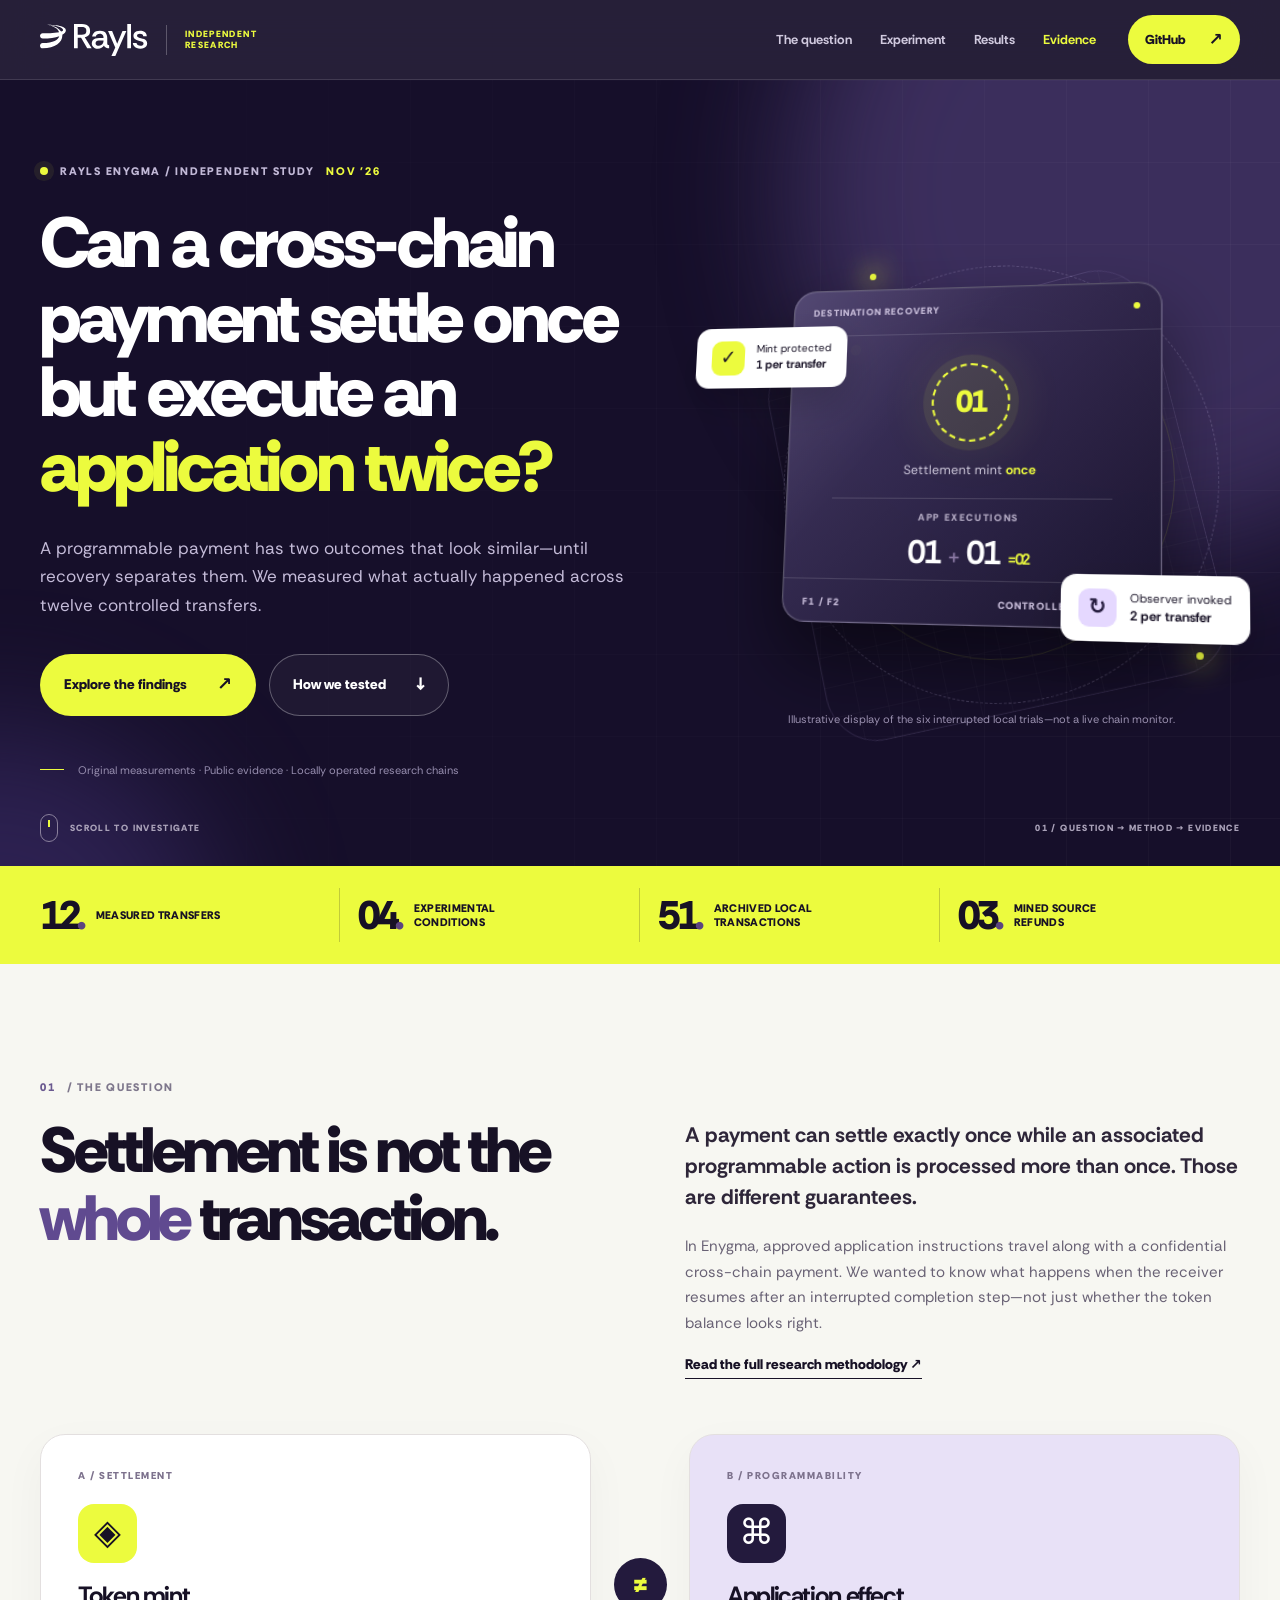
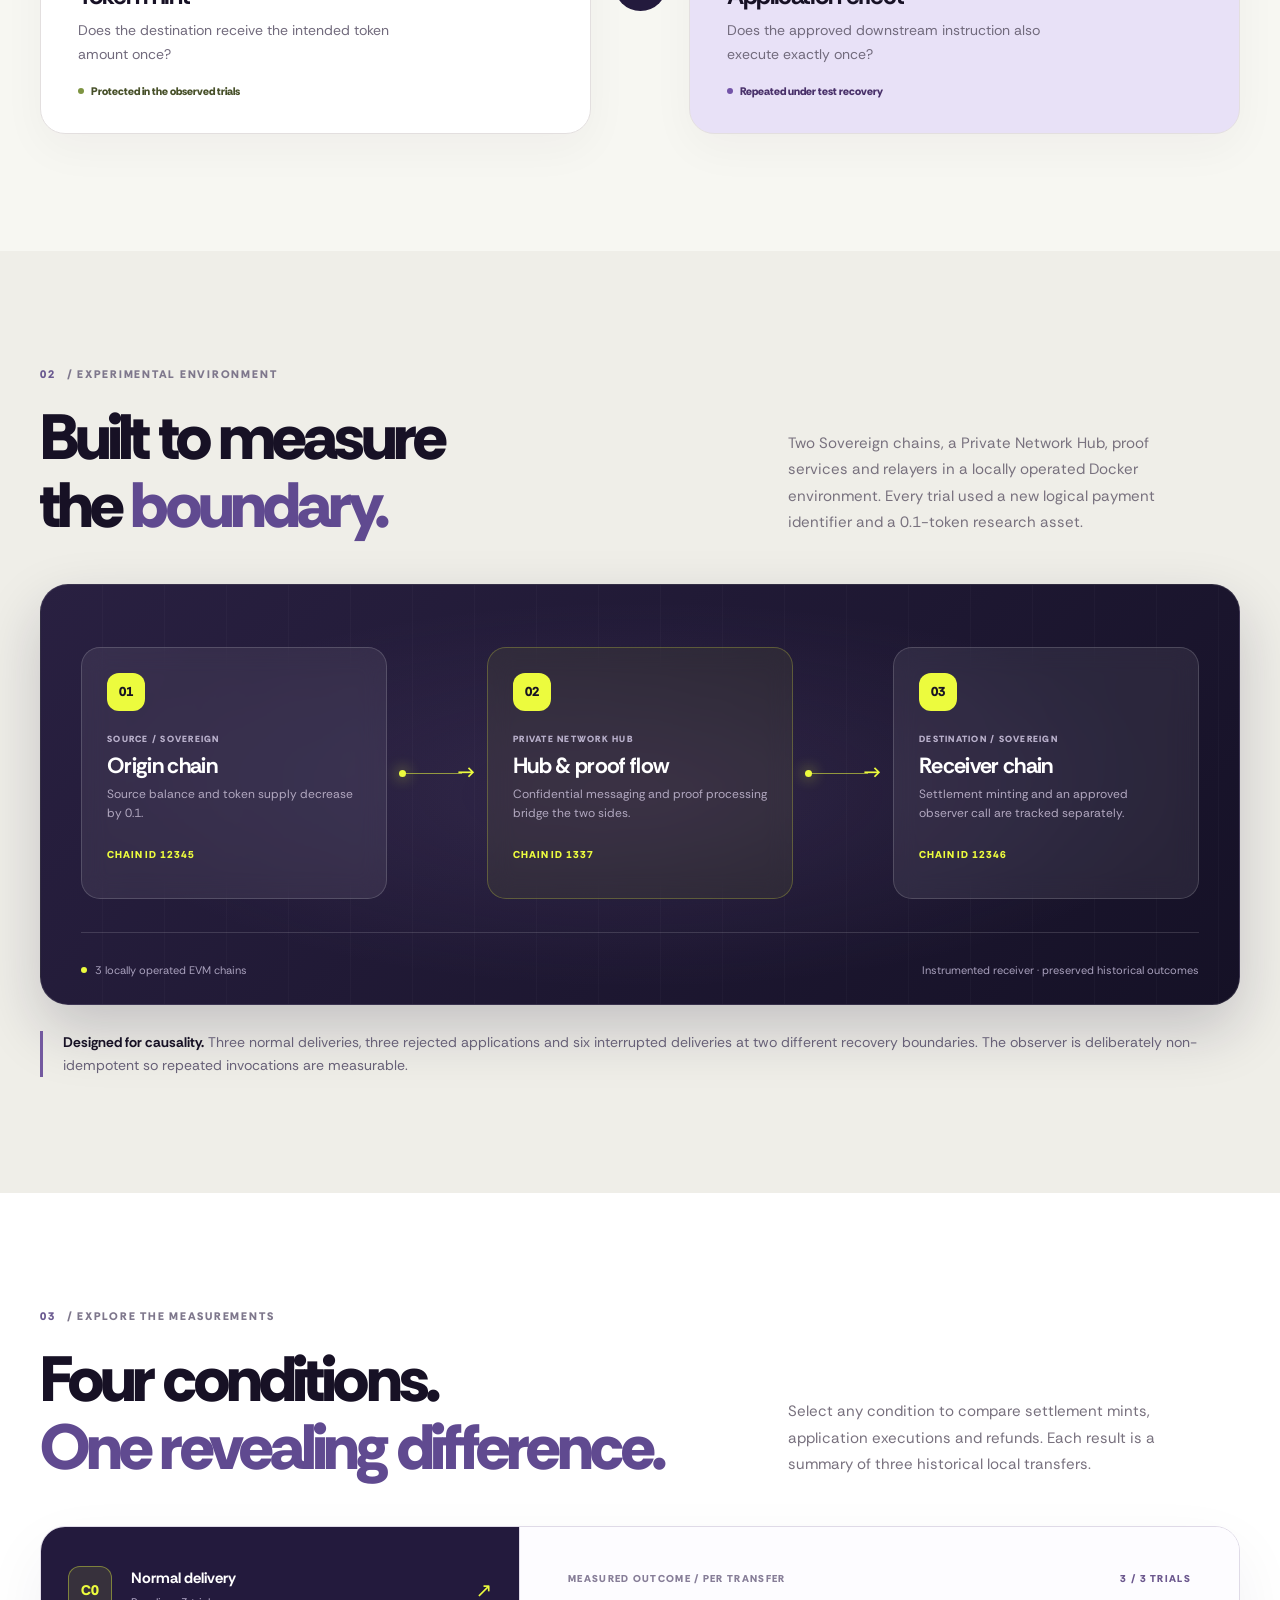
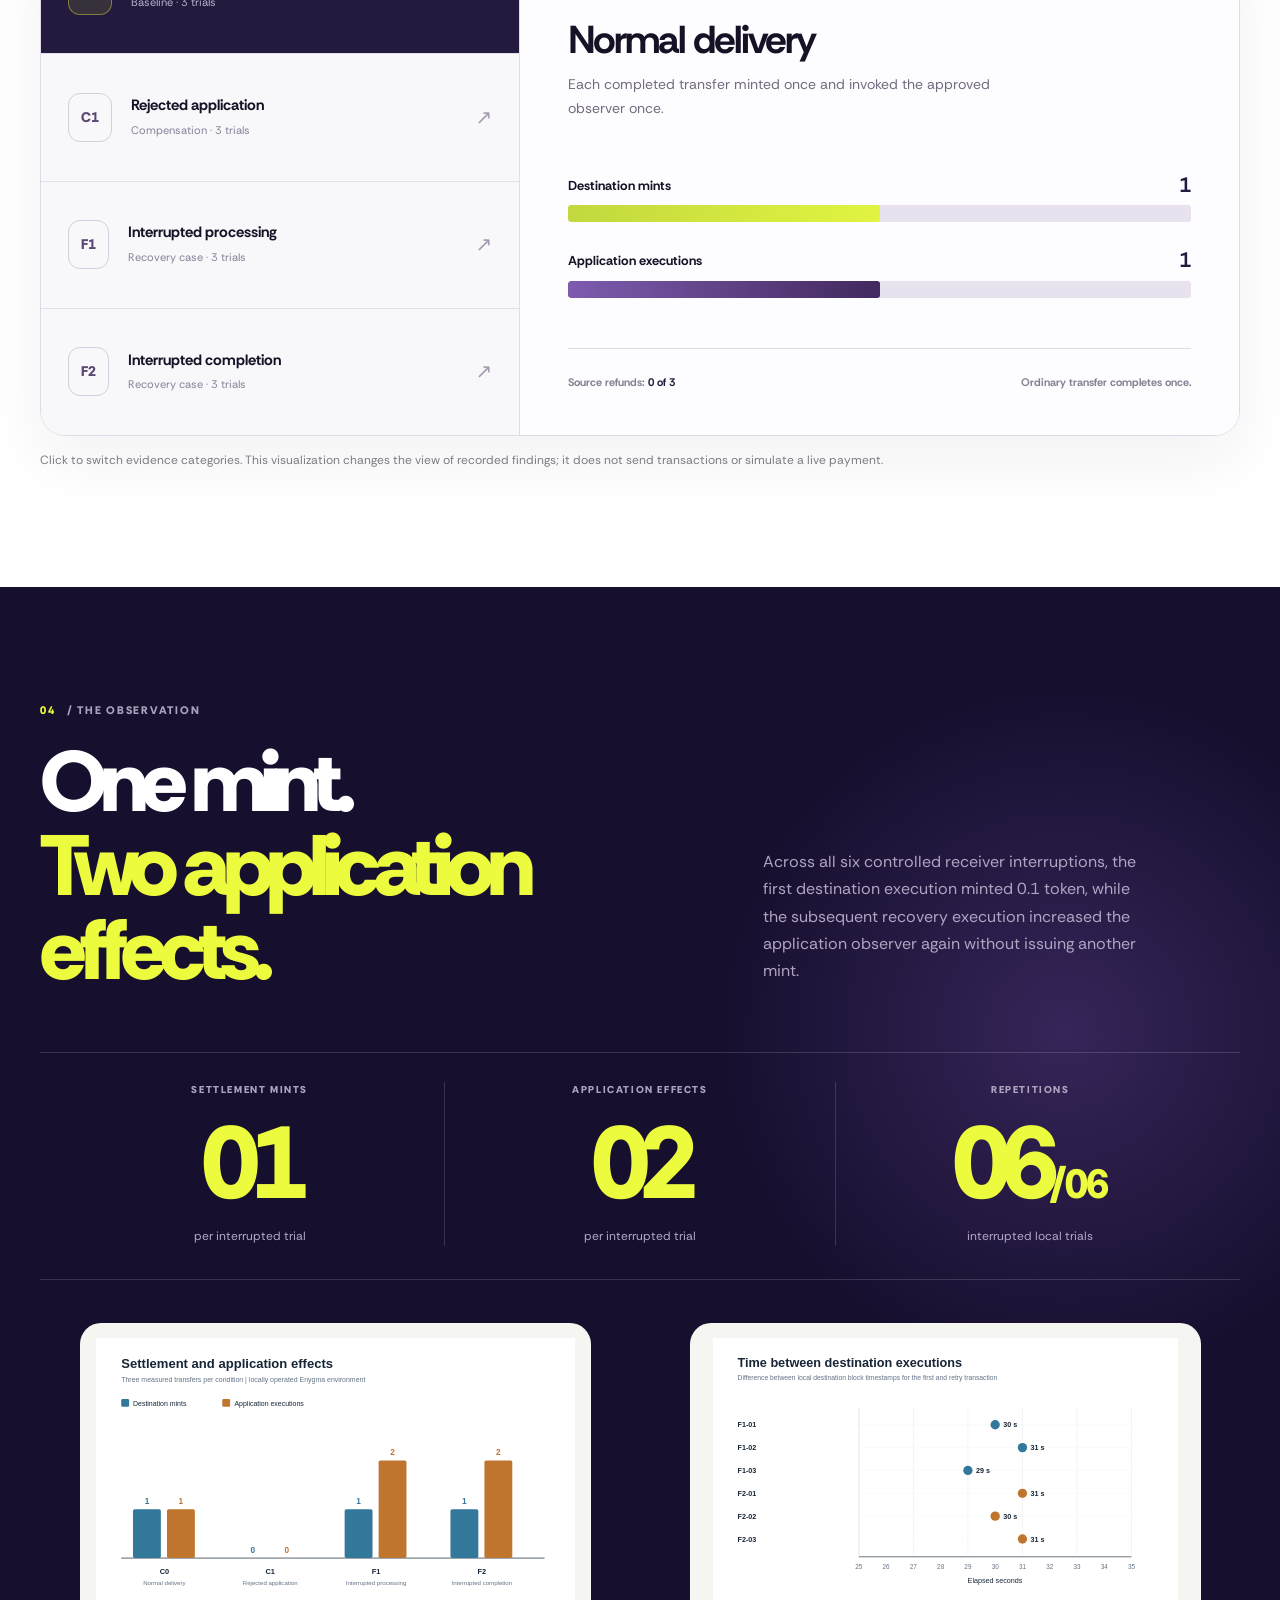
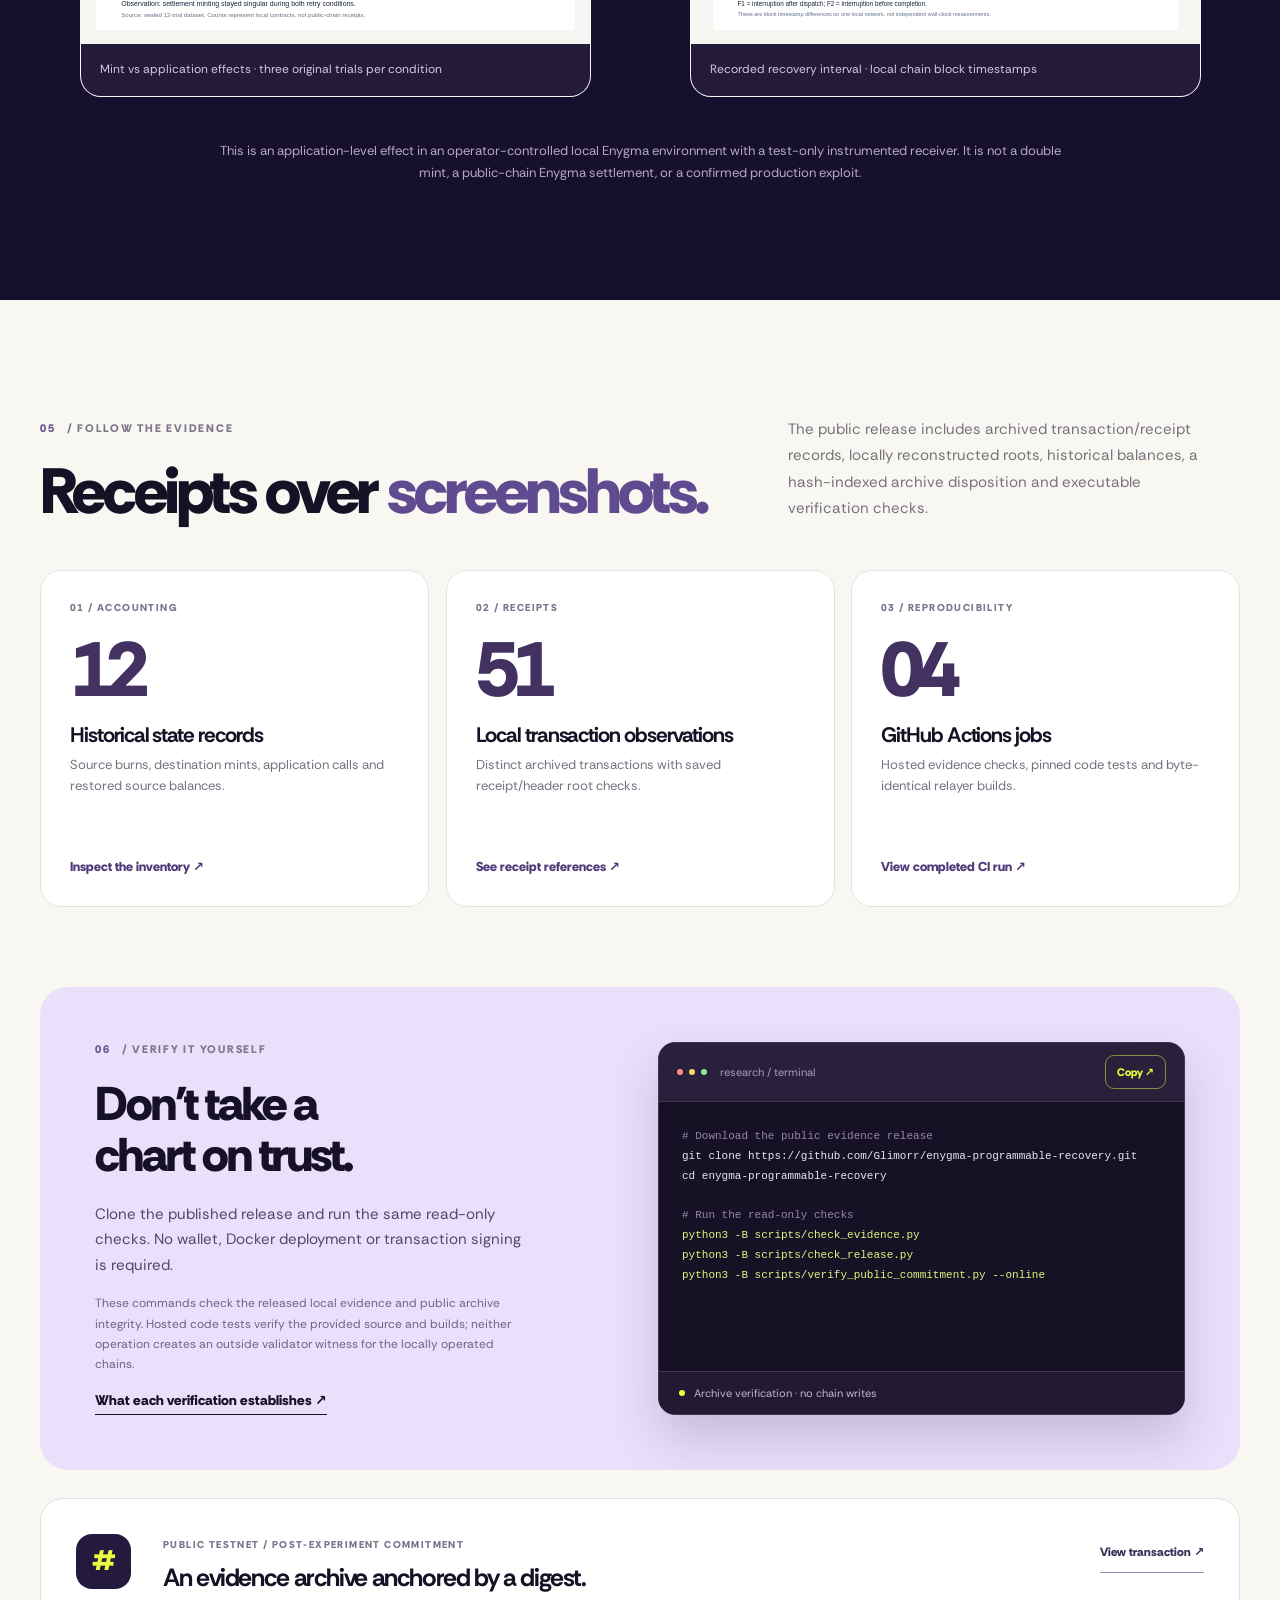
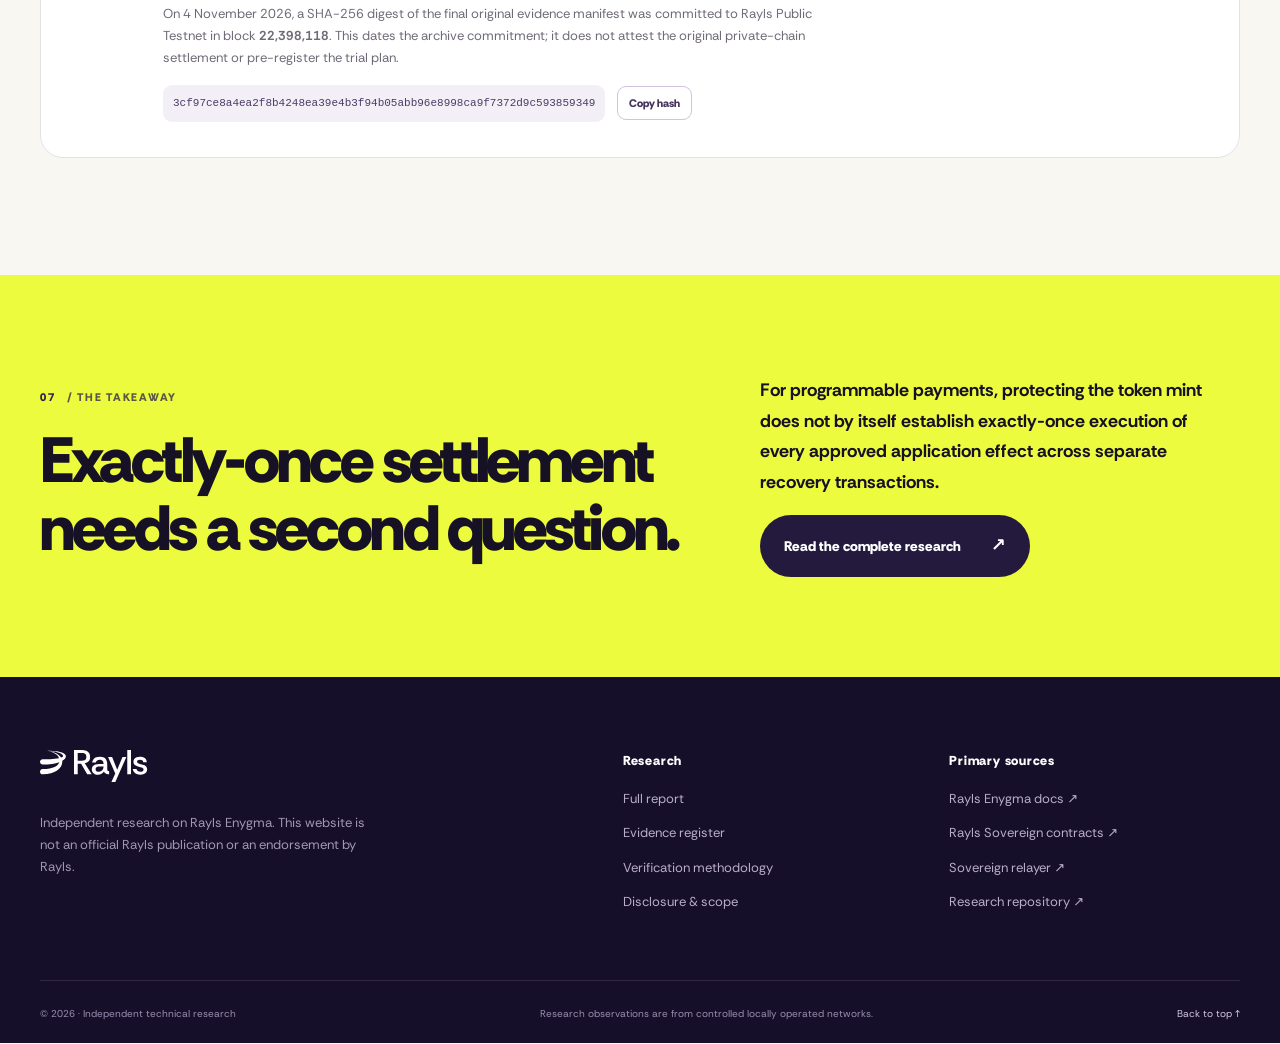
<file: index.html>
<!doctype html>
<html lang="en">
<head>
  <meta charset="utf-8">
  <meta name="viewport" content="width=device-width,initial-scale=1">
  <meta name="theme-color" content="#160f2a">
  <meta name="description" content="Original research on Rayls Enygma recovery: twelve controlled transfers, one settlement mint, and two application effects after interrupted processing. Explore the evidence.">
  <meta property="og:type" content="article">
  <meta property="og:title" content="Can a Cross-Chain Payment Settle Once but Execute an Application Twice?">
  <meta property="og:description" content="A measured study of exactly-once settlement and application effects in a controlled Rayls Enygma environment.">
  <title>Can a Cross-Chain Payment Settle Once but Execute an Application Twice? | Enygma Research</title>
  <link rel="canonical" href="https://glimorr.github.io/enygma-programmable-recovery/">
  <link rel="preconnect" href="https://fonts.googleapis.com">
  <link rel="preconnect" href="https://fonts.gstatic.com" crossorigin>
  <link href="https://fonts.googleapis.com/css2?family=Rethink+Sans:wght@400;500;600;700;800;900&display=swap" rel="stylesheet">
  <link rel="stylesheet" href="assets/site.css">
  <script src="assets/site.js" defer></script>
</head>
<body>
  <a class="skip-link" href="#main">Skip to research</a>
  <div class="scroll-progress" aria-hidden="true"><span id="scroll-progress-fill"></span></div>
  <header class="site-nav">
    <div class="nav-inner shell">
      <a class="brand" href="#top" aria-label="Enygma independent research — back to top">
        <img src="assets/rayls-logo.svg" alt="Rayls" width="108" height="32">
        <span class="brand-separator" aria-hidden="true"></span>
        <span class="brand-description">INDEPENDENT<br>RESEARCH</span>
      </a>
      <nav class="main-nav" aria-label="Main navigation">
        <a href="#question">The question</a>
        <a href="#experiment">Experiment</a>
        <a href="#findings">Results</a>
        <a href="#evidence">Evidence</a>
      </nav>
      <a class="nav-cta" href="https://github.com/Glimorr/enygma-programmable-recovery" target="_blank" rel="noopener noreferrer">
        GitHub <span aria-hidden="true">↗</span>
      </a>
    </div>
  </header>

  <main id="main">
    <section class="hero" id="top" aria-labelledby="hero-heading">
      <div class="hero-glow hero-glow-one" aria-hidden="true"></div>
      <div class="hero-glow hero-glow-two" aria-hidden="true"></div>
      <div class="hero-grid shell">
        <div class="hero-copy">
          <div class="eyebrow hero-eyebrow"><span class="eyebrow-dot"></span> RAYLS ENYGMA / INDEPENDENT STUDY <span class="eyebrow-date">NOV '26</span></div>
          <h1 id="hero-heading">Can a cross-chain payment <span class="word-outline">settle once</span> but execute an <span class="lime-text">application twice?</span></h1>
          <p class="hero-lead">A programmable payment has two outcomes that look similar—until recovery separates them. We measured what actually happened across twelve controlled transfers.</p>
          <div class="hero-actions">
            <a href="#findings" class="button button-lime">Explore the findings <span aria-hidden="true">↗</span></a>
            <a href="#experiment" class="button button-outline">How we tested <span aria-hidden="true">↓</span></a>
          </div>
          <div class="hero-trust"><span class="trust-line" aria-hidden="true"></span><span>Original measurements · Public evidence · Locally operated research chains</span></div>
        </div>
        <div class="hero-art-wrap" aria-label="Illustration of one destination settlement mint and two application executions">
          <div class="hero-art" data-tilt>
            <div class="art-grid" aria-hidden="true"></div>
            <div class="art-orbit art-orbit-outer" aria-hidden="true"></div>
            <div class="art-orbit art-orbit-inner" aria-hidden="true"></div>
            <div class="art-signal signal-one" aria-hidden="true"></div>
            <div class="art-signal signal-two" aria-hidden="true"></div>
            <div class="art-core">
              <div class="art-core-top">DESTINATION RECOVERY <span class="live-dot"></span></div>
              <div class="art-core-body">
                <div class="art-core-emblem"><span class="art-core-ring"></span><span class="core-count">01</span></div>
                <div class="art-core-caption">Settlement mint <strong>once</strong></div>
                <div class="art-core-rule"></div>
                <div class="art-core-counts">
                  <span>APP EXECUTIONS</span>
                  <strong><b>01</b><b class="art-plus">+</b><b>01</b><span class="art-equals">= 02</span></strong>
                </div>
              </div>
              <div class="art-core-bottom"><span>F1 / F2</span><span>CONTROLLED RECOVERY</span></div>
            </div>
            <div class="floating-chip chip-left"><span class="chip-symbol">✓</span><span>Mint protected<br><strong>1 per transfer</strong></span></div>
            <div class="floating-chip chip-right"><span class="chip-symbol chip-purple">↻</span><span>Observer invoked<br><strong>2 per transfer</strong></span></div>
          </div>
          <p class="art-caption">Illustrative display of the six interrupted local trials—not a live chain monitor.</p>
        </div>
      </div>
      <div class="hero-bottom shell">
        <div class="scroll-cue"><span class="scroll-mouse" aria-hidden="true"><span></span></span> SCROLL TO INVESTIGATE</div>
        <div class="hero-footnote">01 / QUESTION → METHOD → EVIDENCE</div>
      </div>
    </section>

    <div class="metric-ribbon" aria-label="Research at a glance">
      <div class="shell metric-grid">
        <div class="metric"><strong>12<span class="metric-accent">.</span></strong><span>measured transfers</span></div>
        <div class="metric"><strong>04<span class="metric-accent">.</span></strong><span>experimental conditions</span></div>
        <div class="metric"><strong>51<span class="metric-accent">.</span></strong><span>archived local transactions</span></div>
        <div class="metric"><strong>03<span class="metric-accent">.</span></strong><span>mined source refunds</span></div>
      </div>
    </div>

    <section class="section section-question" id="question">
      <div class="shell split-intro">
        <div data-reveal>
          <p class="section-kicker"><span>01</span> / THE QUESTION</p>
          <h2>Settlement is not the <em>whole</em> transaction.</h2>
        </div>
        <div class="intro-side" data-reveal>
          <p class="large-paragraph">A payment can settle exactly once while an associated programmable action is processed more than once. Those are different guarantees.</p>
          <p>In Enygma, approved application instructions travel along with a confidential cross-chain payment. We wanted to know what happens when the receiver resumes after an interrupted completion step—not just whether the token balance looks right.</p>
          <a class="text-link" href="docs/Research.html">Read the full research methodology <span aria-hidden="true">↗</span></a>
        </div>
      </div>
      <div class="shell concept-cards">
        <article class="concept-card" data-reveal data-depth="0.1">
          <div class="concept-number">A / SETTLEMENT</div>
          <div class="concept-icon coin-icon" aria-hidden="true">◈</div>
          <h3>Token mint</h3>
          <p>Does the destination receive the intended token amount once?</p>
          <span class="concept-status"><span class="small-dot"></span> Protected in the observed trials</span>
        </article>
        <div class="concept-bridge" aria-hidden="true">≠</div>
        <article class="concept-card concept-card-alt" data-reveal data-depth="0.2">
          <div class="concept-number">B / PROGRAMMABILITY</div>
          <div class="concept-icon app-icon" aria-hidden="true">⌘</div>
          <h3>Application effect</h3>
          <p>Does the approved downstream instruction also execute exactly once?</p>
          <span class="concept-status concept-status-alt"><span class="small-dot"></span> Repeated under test recovery</span>
        </article>
      </div>
    </section>

    <section class="section section-network" id="experiment">
      <div class="shell">
        <div class="section-heading" data-reveal>
          <div>
            <p class="section-kicker"><span>02</span> / EXPERIMENTAL ENVIRONMENT</p>
            <h2>Built to measure the <em>boundary.</em></h2>
          </div>
          <p>Two Sovereign chains, a Private Network Hub, proof services and relayers in a locally operated Docker environment. Every trial used a new logical payment identifier and a 0.1-token research asset.</p>
        </div>
        <div class="network-stage" data-reveal>
          <div class="network-backdrop" aria-hidden="true"></div>
          <div class="network-flow">
            <div class="network-node" data-depth="0.08">
              <div class="node-icon" aria-hidden="true">01</div>
              <div class="node-type">SOURCE / SOVEREIGN</div>
              <h3>Origin chain</h3>
              <p>Source balance and token supply decrease by 0.1.</p>
              <span class="node-chain">CHAIN ID 12345</span>
            </div>
            <div class="network-connector" aria-hidden="true"><span class="connector-line"></span><span class="connector-head">→</span><span class="moving-packet"></span></div>
            <div class="network-node node-hub" data-depth="0.03">
              <div class="node-icon" aria-hidden="true">02</div>
              <div class="node-type">PRIVATE NETWORK HUB</div>
              <h3>Hub &amp; proof flow</h3>
              <p>Confidential messaging and proof processing bridge the two sides.</p>
              <span class="node-chain">CHAIN ID 1337</span>
            </div>
            <div class="network-connector" aria-hidden="true"><span class="connector-line"></span><span class="connector-head">→</span><span class="moving-packet"></span></div>
            <div class="network-node" data-depth="0.08">
              <div class="node-icon" aria-hidden="true">03</div>
              <div class="node-type">DESTINATION / SOVEREIGN</div>
              <h3>Receiver chain</h3>
              <p>Settlement minting and an approved observer call are tracked separately.</p>
              <span class="node-chain">CHAIN ID 12346</span>
            </div>
          </div>
          <div class="network-footer"><span><span class="small-dot"></span> 3 locally operated EVM chains</span><span>Instrumented receiver · preserved historical outcomes</span></div>
        </div>
        <div class="experiment-note" data-reveal><strong>Designed for causality.</strong> Three normal deliveries, three rejected applications and six interrupted deliveries at two different recovery boundaries. The observer is deliberately non-idempotent so repeated invocations are measurable.</div>
      </div>
    </section>

    <section class="section section-playground" id="results">
      <div class="shell">
        <div class="section-heading" data-reveal>
          <div>
            <p class="section-kicker"><span>03</span> / EXPLORE THE MEASUREMENTS</p>
            <h2>Four conditions.<br><em>One revealing difference.</em></h2>
          </div>
          <p>Select any condition to compare settlement mints, application executions and refunds. Each result is a summary of three historical local transfers.</p>
        </div>
        <div class="experiment-lab" data-reveal>
          <div class="condition-list" aria-label="Choose experimental condition">
            <button type="button" class="condition-button is-active" data-condition="C0" aria-pressed="true"><span class="condition-code">C0</span><span class="condition-label"><strong>Normal delivery</strong><small>Baseline · 3 trials</small></span><span class="condition-arrow" aria-hidden="true">↗</span></button>
            <button type="button" class="condition-button" data-condition="C1" aria-pressed="false"><span class="condition-code">C1</span><span class="condition-label"><strong>Rejected application</strong><small>Compensation · 3 trials</small></span><span class="condition-arrow" aria-hidden="true">↗</span></button>
            <button type="button" class="condition-button" data-condition="F1" aria-pressed="false"><span class="condition-code">F1</span><span class="condition-label"><strong>Interrupted processing</strong><small>Recovery case · 3 trials</small></span><span class="condition-arrow" aria-hidden="true">↗</span></button>
            <button type="button" class="condition-button" data-condition="F2" aria-pressed="false"><span class="condition-code">F2</span><span class="condition-label"><strong>Interrupted completion</strong><small>Recovery case · 3 trials</small></span><span class="condition-arrow" aria-hidden="true">↗</span></button>
          </div>
          <div class="condition-detail" role="region" aria-live="polite" aria-label="Selected experimental outcome">
            <div class="detail-top"><span class="detail-label">MEASURED OUTCOME / PER TRANSFER</span><span class="detail-count">3 / 3 TRIALS</span></div>
            <h3 id="condition-heading">Normal delivery</h3>
            <p id="condition-description">Each completed transfer minted once and invoked the approved observer once.</p>
            <div class="bar-stack">
              <div class="bar-row"><div class="bar-meta"><span>Destination mints</span><strong id="mint-value">1</strong></div><div class="bar-track"><div class="bar-fill bar-lime" id="mint-bar" style="width:50%"></div></div></div>
              <div class="bar-row"><div class="bar-meta"><span>Application executions</span><strong id="app-value">1</strong></div><div class="bar-track"><div class="bar-fill bar-purple" id="app-bar" style="width:50%"></div></div></div>
            </div>
            <div class="detail-bottom"><span id="refund-label">Source refunds: <strong id="refund-value">0 of 3</strong></span><span id="condition-summary">Ordinary transfer completes once.</span></div>
          </div>
        </div>
        <p class="lab-footnote">Click to switch evidence categories. This visualization changes the view of recorded findings; it does not send transactions or simulate a live payment.</p>
      </div>
    </section>

    <section class="section section-discovery" id="findings">
      <div class="discovery-glow" aria-hidden="true"></div>
      <div class="shell">
        <p class="section-kicker kicker-light" data-reveal><span>04</span> / THE OBSERVATION</p>
        <div class="discovery-lead" data-reveal>
          <h2>One mint.<br><span>Two application effects.</span></h2>
          <p>Across all six controlled receiver interruptions, the first destination execution minted 0.1 token, while the subsequent recovery execution increased the application observer again without issuing another mint.</p>
        </div>
        <div class="discovery-metrics" data-reveal>
          <div class="discovery-metric"><span>SETTLEMENT MINTS</span><strong>01</strong><small>per interrupted trial</small></div>
          <div class="discovery-divider" aria-hidden="true"></div>
          <div class="discovery-metric"><span>APPLICATION EFFECTS</span><strong>02</strong><small>per interrupted trial</small></div>
          <div class="discovery-divider" aria-hidden="true"></div>
          <div class="discovery-metric"><span>REPETITIONS</span><strong>06<span class="discovery-small">/06</span></strong><small>interrupted local trials</small></div>
        </div>
        <div class="figure-grid">
          <figure class="research-figure" data-reveal>
            <img src="figures/enygma-application-effects.svg" alt="Recorded mint and application effect counts for the four experimental conditions" loading="lazy" width="880" height="560">
            <figcaption>Mint vs application effects · three original trials per condition</figcaption>
          </figure>
          <figure class="research-figure" data-reveal>
            <img src="figures/enygma-retry-intervals.svg" alt="Archived local block timestamp intervals between first and second destination executions" loading="lazy" width="880" height="560">
            <figcaption>Recorded recovery interval · local chain block timestamps</figcaption>
          </figure>
        </div>
        <p class="discovery-precision" data-reveal>This is an application-level effect in an operator-controlled local Enygma environment with a test-only instrumented receiver. It is not a double mint, a public-chain Enygma settlement, or a confirmed production exploit.</p>
      </div>
    </section>

    <section class="section section-evidence" id="evidence">
      <div class="shell">
        <div class="section-heading" data-reveal>
          <div>
            <p class="section-kicker"><span>05</span> / FOLLOW THE EVIDENCE</p>
            <h2>Receipts over <em>screenshots.</em></h2>
          </div>
          <p>The public release includes archived transaction/receipt records, locally reconstructed roots, historical balances, a hash-indexed archive disposition and executable verification checks.</p>
        </div>
        <div class="evidence-cards">
          <a class="evidence-card" href="docs/Evidence-Register.html" data-reveal><span class="evidence-card-num">01 / ACCOUNTING</span><strong>12</strong><h3>Historical state records</h3><p>Source burns, destination mints, application calls and restored source balances.</p><span class="evidence-link">Inspect the inventory ↗</span></a>
          <a class="evidence-card" href="docs/Evidence-Register.html" data-reveal><span class="evidence-card-num">02 / RECEIPTS</span><strong>51</strong><h3>Local transaction observations</h3><p>Distinct archived transactions with saved receipt/header root checks.</p><span class="evidence-link">See receipt references ↗</span></a>
          <a class="evidence-card" href="https://github.com/Glimorr/enygma-programmable-recovery/actions/runs/41985083603" target="_blank" rel="noopener noreferrer" data-reveal><span class="evidence-card-num">03 / REPRODUCIBILITY</span><strong>04</strong><h3>GitHub Actions jobs</h3><p>Hosted evidence checks, pinned code tests and byte-identical relayer builds.</p><span class="evidence-link">View completed CI run ↗</span></a>
        </div>
        <div class="verification-panel" id="verification" data-reveal>
          <div class="verification-copy">
            <p class="section-kicker"><span>06</span> / VERIFY IT YOURSELF</p>
            <h2>Don't take a chart on trust.</h2>
            <p>Clone the published release and run the same read-only checks. No wallet, Docker deployment or transaction signing is required.</p>
            <p class="verification-scope">These commands check the released local evidence and public archive integrity. Hosted code tests verify the provided source and builds; neither operation creates an outside validator witness for the locally operated chains.</p>
            <a href="docs/Verification-Boundaries.html" class="text-link">What each verification establishes ↗</a>
          </div>
          <div class="code-card">
            <div class="code-top"><span><span class="code-dot"></span><span class="code-dot"></span><span class="code-dot"></span> research / terminal</span><button type="button" class="copy-button" data-copy="git clone https://github.com/Glimorr/enygma-programmable-recovery.git&#10;cd enygma-programmable-recovery&#10;python3 -B scripts/check_evidence.py&#10;python3 -B scripts/check_release.py&#10;python3 -B scripts/verify_public_commitment.py --online" aria-label="Copy verification commands">Copy ↗</button></div>
            <pre><code><span class="code-muted"># Download the public evidence release</span>
git clone https://github.com/Glimorr/enygma-programmable-recovery.git
cd enygma-programmable-recovery

<span class="code-muted"># Run the read-only checks</span>
<span class="code-lime">python3 -B scripts/check_evidence.py</span>
<span class="code-lime">python3 -B scripts/check_release.py</span>
<span class="code-lime">python3 -B scripts/verify_public_commitment.py --online</span></code></pre>
            <div class="code-bottom"><span class="status-light"></span> Archive verification · no chain writes</div>
          </div>
        </div>
        <div class="commitment-panel" data-reveal>
          <div class="commitment-seal" aria-hidden="true">#</div>
          <div class="commitment-text">
            <p class="commitment-kicker">PUBLIC TESTNET / POST-EXPERIMENT COMMITMENT</p>
            <h3>An evidence archive anchored by a digest.</h3>
            <p>On 4 November 2026, a SHA-256 digest of the final original evidence manifest was committed to Rayls Public Testnet in block <strong>22,398,118</strong>. This dates the archive commitment; it does not attest the original private-chain settlement or pre-register the trial plan.</p>
            <div class="hash-row"><code id="archive-hash">3cf97ce8a4ea2f8b4248ea39e4b3f94b05abb96e8998ca9f7372d9c593859349</code><button type="button" class="copy-button hash-copy" data-copy="3cf97ce8a4ea2f8b4248ea39e4b3f94b05abb96e8998ca9f7372d9c593859349">Copy hash</button></div>
          </div>
          <a class="commitment-link" href="https://testnet-explorer.rayls.com/tx/0x397f1979a00ad430f1b925c62d3b14ced83eb294ebc775269865a38d87e855db" target="_blank" rel="noopener noreferrer">View transaction <span aria-hidden="true">↗</span></a>
        </div>
      </div>
    </section>

    <section class="section section-close">
      <div class="shell close-inner" data-reveal>
        <div><p class="section-kicker kicker-light"><span>07</span> / THE TAKEAWAY</p><h2>Exactly-once settlement needs a second question.</h2></div>
        <div><p>For programmable payments, protecting the token mint does not by itself establish exactly-once execution of every approved application effect across separate recovery transactions.</p><a href="docs/Research.html" class="button button-lime">Read the complete research <span aria-hidden="true">↗</span></a></div>
      </div>
    </section>
  </main>

  <footer class="site-footer">
    <div class="shell footer-grid">
      <div class="footer-brand"><img src="assets/rayls-logo.svg" alt="Rayls" width="108" height="32"><p>Independent research on Rayls Enygma. This website is not an official Rayls publication or an endorsement by Rayls.</p></div>
      <div><h3>Research</h3><a href="docs/Research.html">Full report</a><a href="docs/Evidence-Register.html">Evidence register</a><a href="docs/Verification-Boundaries.html">Verification methodology</a><a href="docs/Disclosure.html">Disclosure &amp; scope</a></div>
      <div><h3>Primary sources</h3><a href="https://docs.rayls.com/docs/how-enygma-works" target="_blank" rel="noopener noreferrer">Rayls Enygma docs ↗</a><a href="https://github.com/raylsnetwork/rayls-sovereign-contracts" target="_blank" rel="noopener noreferrer">Rayls Sovereign contracts ↗</a><a href="https://github.com/raylsnetwork/rayls-sovereign-relayer" target="_blank" rel="noopener noreferrer">Sovereign relayer ↗</a><a href="https://github.com/Glimorr/enygma-programmable-recovery" target="_blank" rel="noopener noreferrer">Research repository ↗</a></div>
    </div>
    <div class="shell footer-base"><span>© 2026 · Independent technical research</span><span>Research observations are from controlled locally operated networks.</span><a href="#top">Back to top ↑</a></div>
  </footer>
  <div id="copy-status" class="visually-hidden" role="status" aria-live="polite"></div>
</body>
</html>
</file>
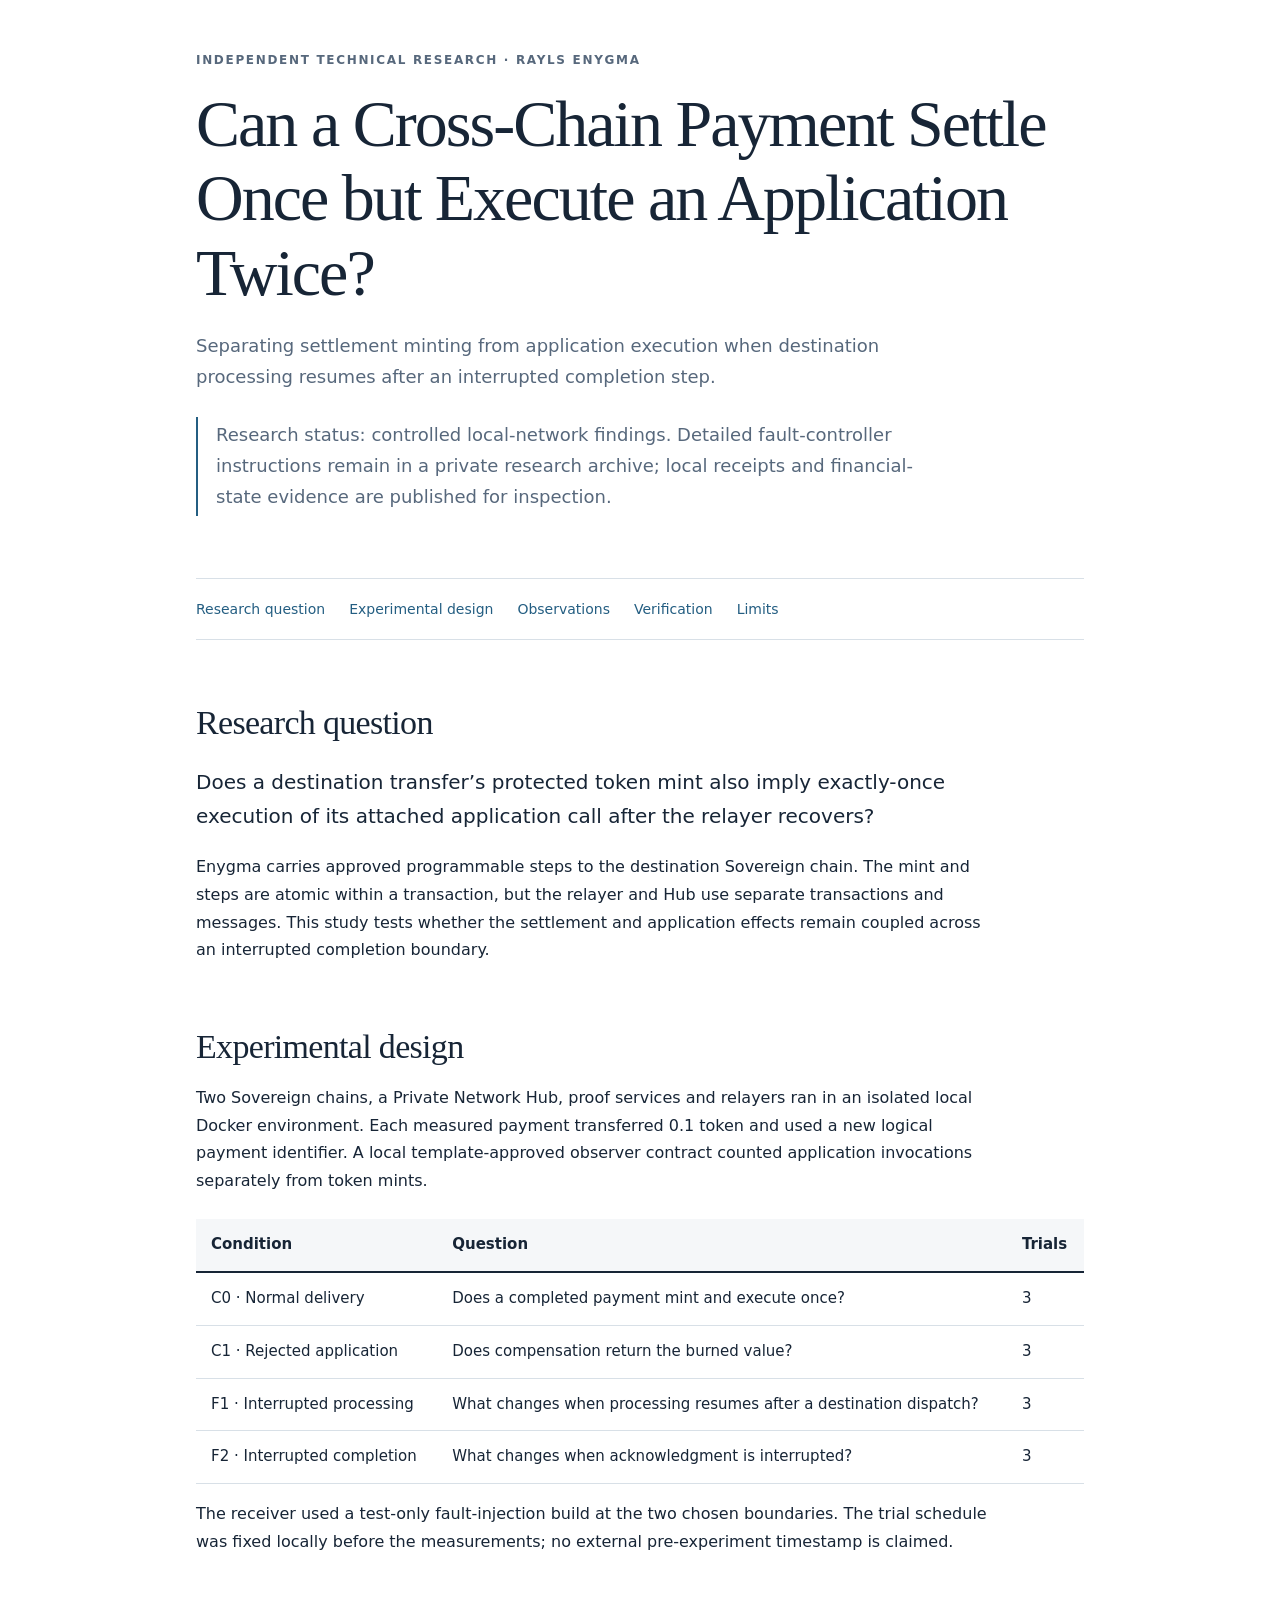
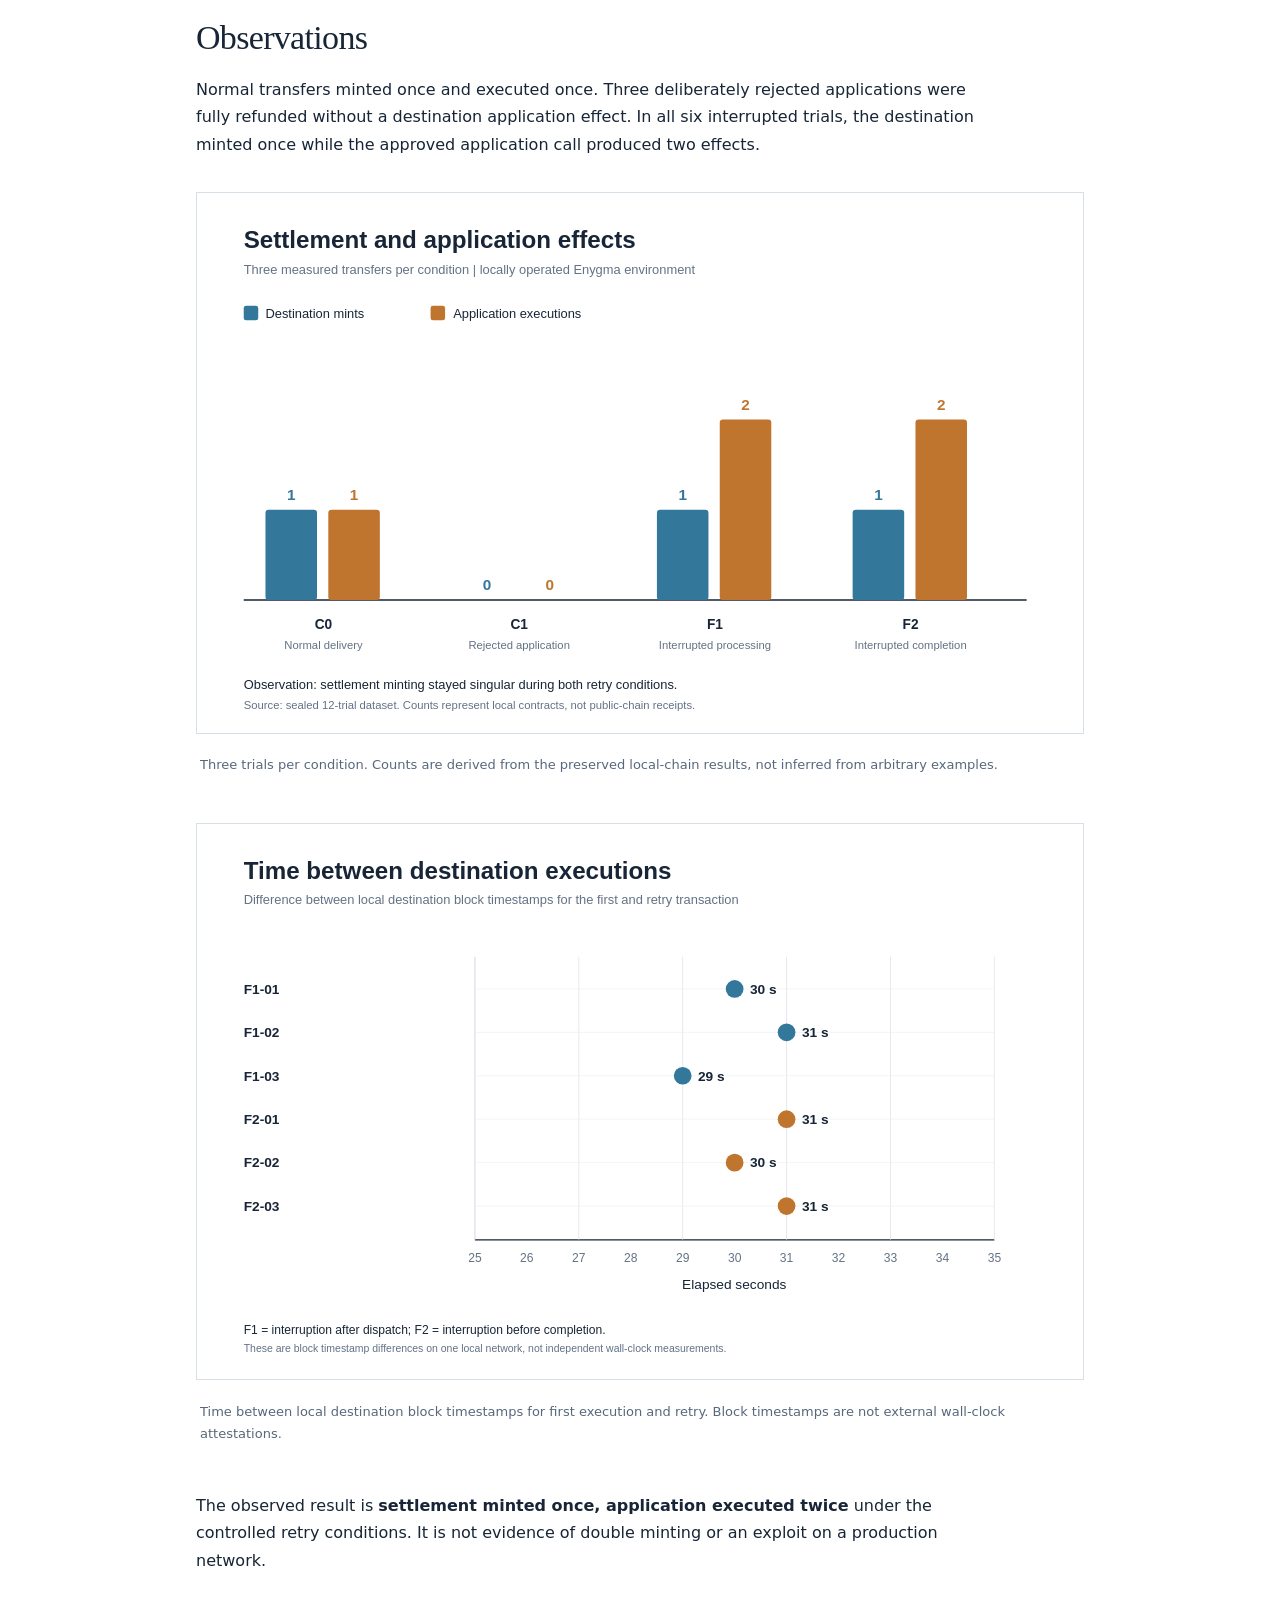
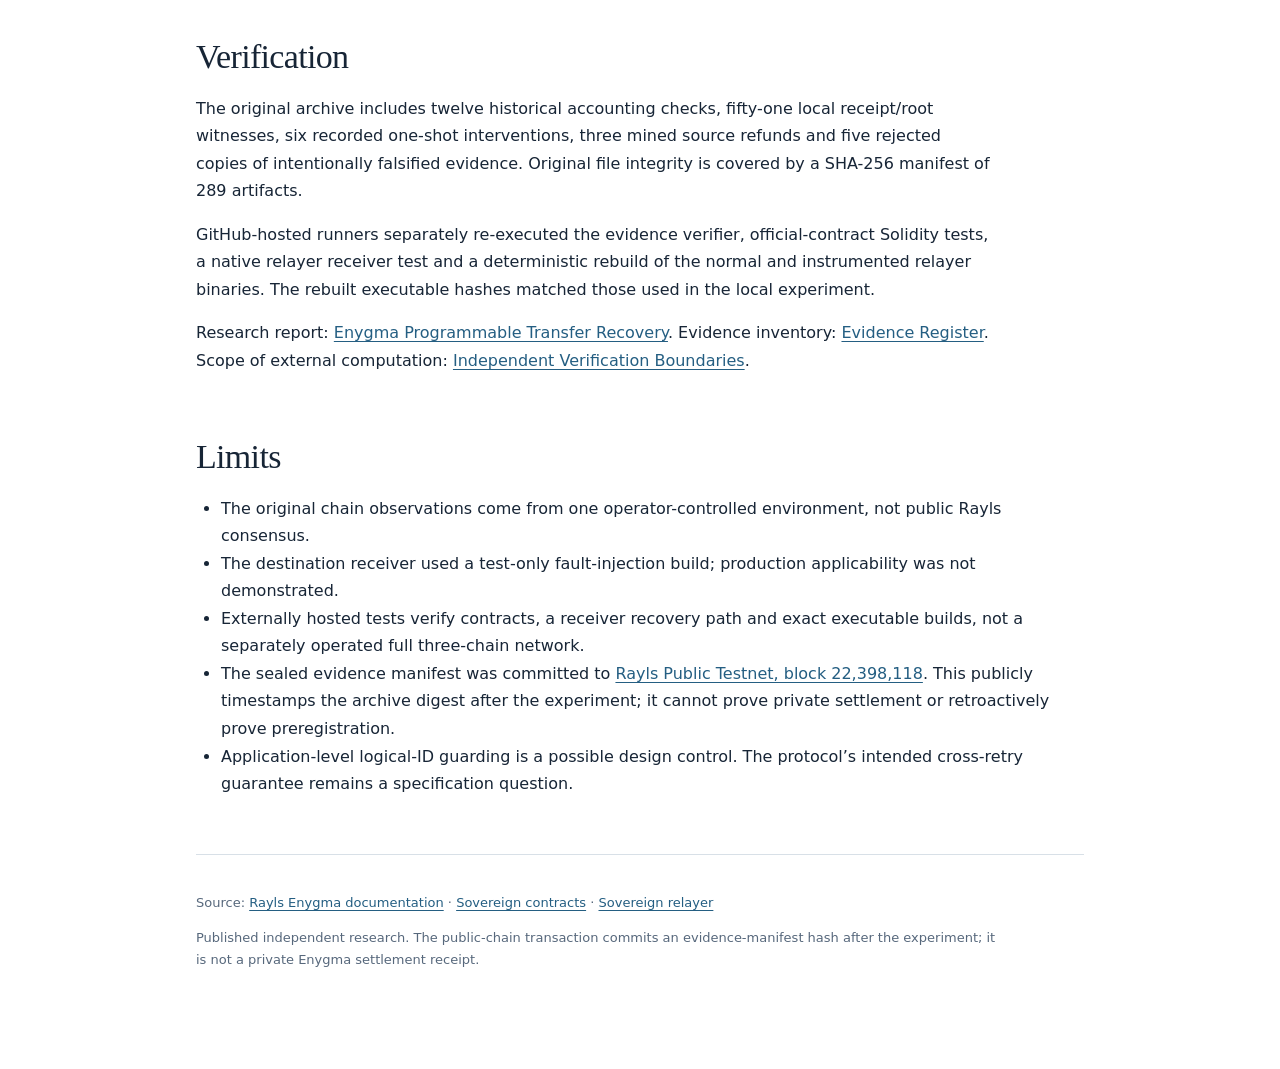
<file: site/index.html>
<!doctype html>
<html lang="en">
<head>
<meta charset="utf-8">
<meta name="viewport" content="width=device-width,initial-scale=1">
<title>Can a Cross-Chain Payment Settle Once but Execute an Application Twice? — Rayls Enygma</title>
<meta name="description" content="A controlled technical study of settlement minting and programmable application execution after Enygma relayer recovery.">
<style>
:root{--ink:#172536;--mute:#57687c;--line:#d8e0e7;--paper:#fff;--soft:#f5f7f9;--accent:#245e82}
*{box-sizing:border-box}body{margin:0;background:var(--paper);color:var(--ink);font:16px/1.72 system-ui,-apple-system,"Segoe UI",sans-serif}
main{max-width:940px;margin:0 auto;padding:50px 26px 84px}
header{padding-bottom:38px;border-bottom:1px solid var(--line)}
header p{font-size:18px;max-width:740px;color:var(--mute)}
h1{font:500 clamp(38px,6vw,66px)/1.13 Georgia,serif;letter-spacing:-.03em;margin:16px 0 21px}
h2{font:500 34px/1.25 Georgia,serif;letter-spacing:-.02em;margin:62px 0 16px}
h3{font:600 18px/1.4 system-ui;margin:30px 0 8px}
nav{display:flex;gap:24px;flex-wrap:wrap;padding:18px 0;border-bottom:1px solid var(--line)}
a{color:var(--accent);text-underline-offset:3px}nav a{font-size:14px;text-decoration:none}
p{max-width:800px}strong{font-weight:650}
.eyebrow{color:var(--mute);text-transform:uppercase;letter-spacing:.14em;font-size:12px;font-weight:650}
.thesis{font-size:20px;color:var(--ink);max-width:780px}
table{width:100%;border-collapse:collapse;font-size:15px;margin:25px 0 16px}
thead th{font-weight:650;text-align:left;background:var(--soft);border-bottom:2px solid var(--ink)}
td,th{border-bottom:1px solid var(--line);padding:13px 15px;vertical-align:top}
figure{margin:34px 0}figure img{width:100%;height:auto;border:1px solid var(--line)}
figcaption{font-size:13px;color:var(--mute);padding:12px 4px}
.note{border-left:2px solid var(--accent);padding:3px 0 3px 18px;color:var(--mute);margin:24px 0}
small,footer{color:var(--mute);font-size:13px}
footer{border-top:1px solid var(--line);margin-top:56px;padding-top:24px}
code{font:13px/1.5 ui-monospace,Consolas,monospace;overflow-wrap:anywhere}
ul{padding-left:25px}
@media(max-width:620px){main{padding:26px 16px 54px}table{font-size:13px}td,th{padding:9px 8px}h2{font-size:29px}}
</style>
</head>
<body>
<main>
<header>
<div class="eyebrow">Independent technical research · Rayls Enygma</div>
<h1>Can a Cross-Chain Payment Settle Once but Execute an Application Twice?</h1>
<p>Separating settlement minting from application execution when destination processing resumes after an interrupted completion step.</p>
<p class="note">Research status: controlled local-network findings. Detailed fault-controller instructions remain in a private research archive; local receipts and financial-state evidence are published for inspection.</p>
</header>
<nav aria-label="Page navigation">
<a href="#question">Research question</a><a href="#method">Experimental design</a><a href="#results">Observations</a><a href="#verification">Verification</a><a href="#limits">Limits</a>
</nav>
<section id="question">
<h2>Research question</h2>
<p class="thesis">Does a destination transfer’s protected token mint also imply exactly-once execution of its attached application call after the relayer recovers?</p>
<p>Enygma carries approved programmable steps to the destination Sovereign chain. The mint and steps are atomic within a transaction, but the relayer and Hub use separate transactions and messages. This study tests whether the settlement and application effects remain coupled across an interrupted completion boundary.</p>
</section>
<section id="method">
<h2>Experimental design</h2>
<p>Two Sovereign chains, a Private Network Hub, proof services and relayers ran in an isolated local Docker environment. Each measured payment transferred 0.1 token and used a new logical payment identifier. A local template-approved observer contract counted application invocations separately from token mints.</p>
<table>
<thead><tr><th>Condition</th><th>Question</th><th>Trials</th></tr></thead>
<tbody>
<tr><td>C0 · Normal delivery</td><td>Does a completed payment mint and execute once?</td><td>3</td></tr>
<tr><td>C1 · Rejected application</td><td>Does compensation return the burned value?</td><td>3</td></tr>
<tr><td>F1 · Interrupted processing</td><td>What changes when processing resumes after a destination dispatch?</td><td>3</td></tr>
<tr><td>F2 · Interrupted completion</td><td>What changes when acknowledgment is interrupted?</td><td>3</td></tr>
</tbody>
</table>
<p>The receiver used a test-only fault-injection build at the two chosen boundaries. The trial schedule was fixed locally before the measurements; no external pre-experiment timestamp is claimed.</p>
</section>
<section id="results">
<h2>Observations</h2>
<p>Normal transfers minted once and executed once. Three deliberately rejected applications were fully refunded without a destination application effect. In all six interrupted trials, the destination minted once while the approved application call produced two effects.</p>
<figure>
<img src="../figures/enygma-application-effects.svg" alt="Bar chart comparing settlement mints and application executions across four three-trial conditions">
<figcaption>Three trials per condition. Counts are derived from the preserved local-chain results, not inferred from arbitrary examples.</figcaption>
</figure>
<figure>
<img src="../figures/enygma-retry-intervals.svg" alt="Six measured retry intervals between first and second destination executions, 29 to 31 seconds">
<figcaption>Time between local destination block timestamps for first execution and retry. Block timestamps are not external wall-clock attestations.</figcaption>
</figure>
<p>The observed result is <strong>settlement minted once, application executed twice</strong> under the controlled retry conditions. It is not evidence of double minting or an exploit on a production network.</p>
</section>
<section id="verification">
<h2>Verification</h2>
<p>The original archive includes twelve historical accounting checks, fifty-one local receipt/root witnesses, six recorded one-shot interventions, three mined source refunds and five rejected copies of intentionally falsified evidence. Original file integrity is covered by a SHA-256 manifest of 289 artifacts.</p>
<p>GitHub-hosted runners separately re-executed the evidence verifier, official-contract Solidity tests, a native relayer receiver test and a deterministic rebuild of the normal and instrumented relayer binaries. The rebuilt executable hashes matched those used in the local experiment.</p>
<p>Research report: <a href="../docs/Research.html">Enygma Programmable Transfer Recovery</a>. Evidence inventory: <a href="../docs/Evidence-Register.html">Evidence Register</a>. Scope of external computation: <a href="../docs/Verification-Boundaries.html">Independent Verification Boundaries</a>.</p>
</section>
<section id="limits">
<h2>Limits</h2>
<ul>
<li>The original chain observations come from one operator-controlled environment, not public Rayls consensus.</li>
<li>The destination receiver used a test-only fault-injection build; production applicability was not demonstrated.</li>
<li>Externally hosted tests verify contracts, a receiver recovery path and exact executable builds, not a separately operated full three-chain network.</li>
<li>The sealed evidence manifest was committed to <a href="https://testnet-explorer.rayls.com/tx/0x397f1979a00ad430f1b925c62d3b14ced83eb294ebc775269865a38d87e855db" target="_blank" rel="noopener noreferrer">Rayls Public Testnet, block 22,398,118</a>. This publicly timestamps the archive digest after the experiment; it cannot prove private settlement or retroactively prove preregistration.</li>
<li>Application-level logical-ID guarding is a possible design control. The protocol’s intended cross-retry guarantee remains a specification question.</li>
</ul>
</section>
<footer>
<p>Source: <a href="https://docs.rayls.com/docs/how-enygma-works">Rayls Enygma documentation</a> · <a href="https://github.com/raylsnetwork/rayls-sovereign-contracts">Sovereign contracts</a> · <a href="https://github.com/raylsnetwork/rayls-sovereign-relayer">Sovereign relayer</a></p>
<p>Published independent research. The public-chain transaction commits an evidence-manifest hash after the experiment; it is not a private Enygma settlement receipt.</p>
</footer>
</main>
</body>
</html>
</file>
<file: assets/site.css>
/* Rayls-inspired independent research site. Official palette: #ECFB3E, #231A3D, #FFFFFF. */
:root{--ink:#171125;--purple:#231a3d;--deep:#160f2a;--lime:#ecfb3e;--mid:#604a90;--paper:#f7f7f2;--soft:#efeee8;--gray:#777080;--max:1220px}
*,*:before,*:after{box-sizing:border-box}
html{scroll-behavior:smooth;scroll-padding-top:100px}
body{margin:0;overflow-x:hidden;background:var(--paper);color:var(--ink);font:16px/1.65 "Rethink Sans",Inter,system-ui,sans-serif;-webkit-font-smoothing:antialiased}
::selection{background:var(--lime);color:var(--ink)}
a{color:inherit}a:focus-visible,button:focus-visible{outline:3px solid var(--lime);outline-offset:4px}
button{font:inherit;cursor:pointer}
img{max-width:100%;height:auto}
h1,h2,h3,p,figure{margin-top:0}h1,h2,h3{line-height:1.09;letter-spacing:-.055em}h1,h2{font-weight:800}p{line-height:1.7}
.shell{width:min(var(--max),calc(100% - 80px));margin:auto}
.visually-hidden{position:absolute!important;width:1px;height:1px;clip:rect(0,0,0,0);overflow:hidden;white-space:nowrap}
.skip-link{position:fixed;left:18px;top:-100px;z-index:1001;background:var(--lime);color:var(--ink);padding:10px 20px}.skip-link:focus{top:12px}
.scroll-progress{position:fixed;inset:0 0 auto;z-index:1000;height:3px;pointer-events:none}.scroll-progress span{display:block;background:var(--lime);height:100%;width:100%;transform:scaleX(0);transform-origin:left}
.site-nav{position:sticky;top:0;z-index:50;background:rgba(22,15,42,.93);border-bottom:1px solid rgba(255,255,255,.12);backdrop-filter:blur(20px)}
.nav-inner{height:79px;display:flex;align-items:center;gap:32px}
.brand{display:inline-flex;align-items:center;gap:18px;text-decoration:none;flex-shrink:0}.brand img,.footer-brand img{width:108px}
.brand-separator{height:30px;width:1px;background:rgba(255,255,255,.25)}
.brand-description{color:var(--lime);font-size:9px;line-height:1.2;letter-spacing:.15em;font-weight:900}
.main-nav{display:flex;gap:28px;margin-left:auto;align-items:center}.main-nav a{font-size:13px;color:#d1cadf;text-decoration:none;font-weight:700;white-space:nowrap;transition:color .2s}.main-nav a:hover,.main-nav a[aria-current=true]{color:var(--lime)}
.nav-cta{display:inline-flex;gap:23px;align-items:center;background:var(--lime);color:var(--ink);border-radius:100px;padding:10px 17px;font-size:13px;font-weight:900;text-decoration:none;transition:transform .2s;white-space:nowrap}.nav-cta:hover{transform:translateY(-3px)}.nav-cta span{font-size:17px}
.hero{background:var(--deep);color:#fff;min-height:730px;position:relative;overflow:hidden;isolation:isolate}
.hero:after{content:"";position:absolute;z-index:-1;inset:0;background-image:linear-gradient(rgba(255,255,255,.03) 1px,transparent 1px),linear-gradient(90deg,rgba(255,255,255,.03) 1px,transparent 1px);background-size:82px 82px;mask-image:linear-gradient(90deg,transparent,#000);pointer-events:none}
.hero-glow{position:absolute;z-index:-1;pointer-events:none;border-radius:50%;filter:blur(65px);opacity:.65}.hero-glow-one{width:720px;height:720px;right:-230px;top:-250px;background:#514079}.hero-glow-two{width:450px;height:450px;bottom:-310px;left:-230px;background:#392b66}
.hero-grid{display:grid;grid-template-columns:minmax(0,1.12fr) minmax(400px,.88fr);gap:25px;align-items:center;min-height:650px;padding-top:82px;padding-bottom:35px}
.hero-copy{position:relative;z-index:3;max-width:730px}
.eyebrow,.section-kicker{font-size:11px;font-weight:900;letter-spacing:.16em;text-transform:uppercase}
.eyebrow{display:flex;gap:12px;align-items:center;flex-wrap:wrap}.hero-eyebrow{color:#c2b9d7;margin-bottom:26px}.eyebrow-date{color:var(--lime)}
.eyebrow-dot,.small-dot,.live-dot,.status-light{display:inline-block;width:8px;height:8px;border-radius:100%;flex:none;background:var(--lime)}.eyebrow-dot{box-shadow:0 0 0 6px rgba(236,251,62,.07)}
.hero h1{font-size:clamp(44px,5.55vw,80px);letter-spacing:-.04em;line-height:1.05;margin:0 0 29px;text-wrap:balance}.word-outline{white-space:nowrap}.lime-text{color:var(--lime)}
.hero-lead{font-size:17px;color:#c4bbd8;max-width:585px;margin:0}
.hero-actions{display:flex;flex-wrap:wrap;gap:13px;margin-top:34px}.button{display:inline-flex;align-items:center;justify-content:center;gap:30px;padding:15px 23px;text-decoration:none;font-size:14px;font-weight:900;border-radius:100px;border:1px solid transparent;transition:transform .2s,background .2s,box-shadow .2s}.button:hover{transform:translateY(-3px)}.button span{font-size:18px}
.button-lime{background:var(--lime);color:var(--ink)}.button-lime:hover{box-shadow:0 16px 38px rgba(236,251,62,.2)}
.button-outline{background:rgba(255,255,255,.04);color:#fff;border-color:rgba(255,255,255,.3)}.button-outline:hover{background:rgba(255,255,255,.11)}
.hero-trust{display:flex;gap:14px;align-items:center;color:#978eaf;margin-top:45px;font-size:11px}.trust-line{height:1px;width:24px;flex:none;background:var(--lime)}
.hero-bottom{display:flex;justify-content:space-between;align-items:center;color:#aaa2b9;font-size:9px;font-weight:900;letter-spacing:.15em;padding-bottom:24px}.scroll-cue{display:flex;gap:12px;align-items:center}
.scroll-mouse{height:28px;width:18px;border:1px solid #8a809c;border-radius:14px;position:relative}.scroll-mouse span{position:absolute;left:7px;top:5px;width:2px;height:7px;background:var(--lime);animation:mouse 2s infinite}
.hero-art-wrap{position:relative;min-height:520px;display:flex;align-items:center;justify-content:center}
.hero-art{position:relative;width:490px;height:490px;max-width:100%;transform-style:preserve-3d;transform:perspective(1100px) rotateY(calc(-10deg + var(--ry,0deg))) rotateX(calc(7deg + var(--rx,0deg)));transition:transform .2s ease-out;will-change:transform}
.art-grid{position:absolute;inset:65px 38px 5px;background:repeating-linear-gradient(0deg,rgba(255,255,255,.023) 0 1px,transparent 1px 31px),repeating-linear-gradient(90deg,rgba(255,255,255,.023) 0 1px,transparent 1px 31px);border:1px solid rgba(200,180,250,.12);border-radius:55px;transform:translateZ(-30px) rotate(-14deg)}
.art-orbit{position:absolute;inset:10px;border:1px dashed rgba(222,210,255,.23);border-radius:50%;animation:orbit 48s linear infinite;transform:translateZ(-75px)}.art-orbit-outer:before{content:"";position:absolute;top:18%;left:15%;height:12px;width:12px;border-radius:50%;background:var(--lime);box-shadow:0 0 24px 6px rgba(236,251,62,.21)}
.art-orbit-inner{inset:55px;border-style:solid;border-color:rgba(236,251,62,.15);animation-duration:37s;animation-direction:reverse}
.art-signal{position:absolute;border-radius:50%;width:7px;height:7px;background:var(--lime);box-shadow:0 0 25px 10px rgba(236,251,62,.22)}.signal-one{top:38px;left:122px}.signal-two{bottom:65px;right:28px}
.art-core{position:absolute;left:74px;right:66px;top:82px;bottom:93px;display:flex;flex-direction:column;overflow:hidden;border-radius:22px;border:1px solid rgba(255,255,255,.26);background:linear-gradient(135deg,rgba(69,57,103,.98),rgba(25,19,45,.98));box-shadow:0 35px 70px rgba(0,0,0,.5),inset 0 0 0 1px rgba(255,255,255,.06);transform:translateZ(90px)}
.art-core:before{position:absolute;inset:0;content:"";background:linear-gradient(130deg,rgba(255,255,255,.08),transparent 35%);pointer-events:none}
.art-core-top,.art-core-bottom{position:relative;display:flex;justify-content:space-between;align-items:center;font-size:9px;font-weight:900;color:#c6bbd8;letter-spacing:.13em;padding:14px 19px;border-bottom:1px solid rgba(255,255,255,.13)}
.art-core-top .live-dot{width:6px;height:6px}.art-core-bottom{margin-top:auto;border-bottom:0;border-top:1px solid rgba(255,255,255,.13)}
.art-core-body{display:flex;flex-direction:column;align-items:center;padding-top:20px}
.art-core-emblem{display:grid;place-items:center;width:90px;height:90px;border-radius:50%;background:rgba(236,251,62,.1);position:relative;box-shadow:0 0 48px rgba(236,251,62,.09)}
.art-core-ring{position:absolute;inset:8px;border-radius:50%;border:2px dashed var(--lime);animation:orbit 25s linear infinite}
.core-count{color:var(--lime);font-size:29px;font-weight:900;letter-spacing:-.06em}
.art-core-caption{font-size:12px;color:#cfc9de;margin-top:9px}.art-core-caption strong{color:var(--lime)}
.art-core-rule{height:1px;width:75%;background:rgba(255,255,255,.14);margin:15px 0 10px}
.art-core-counts{text-align:center}.art-core-counts>span{display:block;font-size:9px;color:#ada4be;letter-spacing:.18em;font-weight:900}
.art-core-counts>strong{display:flex;align-items:baseline;justify-content:center;gap:8px;font-size:30px;letter-spacing:-.07em}
.art-core-counts .art-plus{font-size:19px;font-weight:500;color:#8977a2}.art-core-counts .art-equals{font-size:14px;color:var(--lime)}
.floating-chip{position:absolute;z-index:4;display:flex;gap:11px;align-items:center;transform:translateZ(140px);font-size:10px;line-height:1.4;padding:12px 15px;background:#fff;color:var(--ink);border-radius:13px;box-shadow:0 15px 36px rgba(0,0,0,.2)}
.floating-chip strong{font-size:11px}.chip-left{left:0;top:130px}.chip-right{right:-6px;bottom:84px}
.chip-symbol{display:grid;place-items:center;background:var(--lime);width:32px;height:32px;border-radius:9px;font-size:18px;font-weight:900}.chip-purple{background:#e5d8ff;color:var(--purple)}
.art-caption{position:absolute;bottom:-8px;padding:0 26px;text-align:center;color:#9b91b0;font-size:11px;line-height:1.5}
.metric-ribbon{background:var(--lime)}.metric-grid{display:grid;grid-template-columns:repeat(4,1fr);padding:22px 0}.metric{display:flex;align-items:center;gap:13px;padding:7px 18px;border-right:1px solid rgba(23,17,37,.2)}.metric:first-child{padding-left:0}.metric:last-child{border:0}
.metric strong{font-size:40px;letter-spacing:-.085em;line-height:1;font-weight:900}.metric-accent{color:#5c4480}.metric span:not(.metric-accent){font-size:11px;line-height:1.3;text-transform:uppercase;letter-spacing:.03em;max-width:125px;font-weight:900}
.section{position:relative;overflow:hidden;padding:116px 0}.section-kicker{display:flex;gap:11px;align-items:center;color:#7e778c;margin:0 0 22px;line-height:1.4}.section-kicker span{color:#6a5990}
.section h2{font-size:clamp(40px,5vw,68px);letter-spacing:-.045em;line-height:1.06;margin:0;text-wrap:balance}.section h2 em{font-style:normal;color:var(--mid)}
.split-intro{display:grid;grid-template-columns:1fr 1fr;gap:90px}.intro-side{padding-top:40px}.intro-side p{font-size:15px;color:#696275}.intro-side .large-paragraph{font-size:21px;line-height:1.48;font-weight:700;color:#2e2639}
.text-link{display:inline-block;font-size:14px;font-weight:900;text-decoration:none;border-bottom:1px solid currentColor;padding-bottom:2px}.text-link:hover{color:#7b60a2}
.concept-cards{display:grid;grid-template-columns:1fr 70px 1fr;gap:14px;align-items:center;margin-top:55px}
.concept-card{min-height:295px;background:#fff;border:1px solid #e3dfdf;border-radius:25px;padding:33px 37px;box-shadow:0 15px 45px rgba(41,32,60,.04);transition:transform .35s,box-shadow .35s}.concept-card:hover{transform:translateY(-7px);box-shadow:0 25px 55px rgba(40,30,65,.1)}.concept-card-alt{background:#e8e1f7}
.concept-number{font-size:10px;font-weight:900;letter-spacing:.15em;color:#7d728d}
.concept-icon{width:59px;height:59px;border-radius:16px;background:var(--lime);display:grid;place-items:center;font-size:35px;margin:19px 0}.app-icon{background:var(--purple);color:#fff}
.concept-card h3{font-size:25px;margin:0 0 10px}.concept-card p{font-size:14px;color:#716a7c;max-width:340px;margin-bottom:16px}.concept-status{font-size:11px;font-weight:900;display:flex;align-items:center;gap:7px;color:#475029}.concept-status .small-dot{width:6px;height:6px;background:#7e9442}.concept-status-alt{color:#49316a}.concept-status-alt .small-dot{background:#7353a8}
.concept-bridge{display:grid;place-items:center;width:53px;height:53px;border-radius:50%;background:var(--purple);color:var(--lime);font-size:28px;font-weight:900;justify-self:center;z-index:2}
.section-network{background:var(--soft)}.section-heading{display:grid;grid-template-columns:1.2fr .8fr;gap:70px;align-items:end;margin-bottom:44px}.section-heading>p{max-width:410px;color:#78717e;font-size:15px;line-height:1.75;margin:0 0 5px}
.network-stage{position:relative;overflow:hidden;color:#fff;background:linear-gradient(135deg,#292041,#151126);border:1px solid rgba(255,255,255,.1);border-radius:28px;padding:62px 40px 25px;box-shadow:0 25px 60px rgba(27,18,50,.2)}
.network-backdrop{position:absolute;inset:0;pointer-events:none;background:radial-gradient(ellipse at center,rgba(116,93,150,.2),transparent 65%),repeating-linear-gradient(90deg,transparent 0 61px,rgba(255,255,255,.025) 61px 62px)}
.network-flow{position:relative;display:grid;grid-template-columns:1fr 76px 1fr 76px 1fr;gap:12px;align-items:center}
.network-node{min-height:252px;padding:25px;background:rgba(255,255,255,.075);border:1px solid rgba(255,255,255,.16);border-radius:19px;backdrop-filter:blur(12px);transition:transform .3s,border .3s;z-index:2}
.network-node:hover{transform:translateY(-8px);border-color:rgba(236,251,62,.6)}.node-hub{background:rgba(236,251,62,.06);border-color:rgba(236,251,62,.24)}
.node-icon{width:38px;height:38px;border-radius:12px;display:grid;place-items:center;background:var(--lime);color:#181323;font-size:13px;font-weight:900;margin-bottom:21px}
.node-type{font-size:9px;color:#bab1cc;font-weight:900;letter-spacing:.14em}.network-node h3{font-size:22px;letter-spacing:-.03em;margin:7px 0}.network-node p{font-size:12px;line-height:1.6;color:#b2a8c0;margin:0 0 17px}
.node-chain{font-size:10px;letter-spacing:.09em;font-weight:900;color:var(--lime)}
.network-connector{height:50px;position:relative;display:flex;align-items:center}.connector-line{height:1px;background:rgba(236,251,62,.55);position:absolute;left:0;right:13px}.connector-head{position:absolute;right:0;color:var(--lime);font-size:22px}
.moving-packet{position:absolute;width:7px;height:7px;border-radius:50%;background:var(--lime);box-shadow:0 0 14px 3px rgba(236,251,62,.3);animation:packet 3s linear infinite}.network-connector:nth-child(4) .moving-packet{animation-delay:1.5s}
.network-footer{position:relative;display:flex;gap:15px;justify-content:space-between;border-top:1px solid rgba(255,255,255,.14);margin-top:33px;padding-top:28px;font-size:11px;color:#a9a1bd}.network-footer span:first-child{display:flex;align-items:center;gap:8px}.network-footer .small-dot{width:6px;height:6px}
.experiment-note{border-left:3px solid #73599f;margin-top:26px;padding-left:20px;color:#676077;font-size:14px}.experiment-note strong{color:var(--ink)}
.section-playground{background:#fff}
.experiment-lab{display:grid;grid-template-columns:40% 60%;min-height:510px;border:1px solid #dfdae7;border-radius:25px;overflow:hidden;box-shadow:0 25px 65px rgba(41,32,60,.06)}
.condition-list{background:#f8f7fa;display:flex;flex-direction:column;border-right:1px solid #e1dce8}
.condition-button{display:flex;align-items:center;gap:19px;min-height:118px;flex:1;text-align:left;padding:25px 27px;background:transparent;border:0;border-bottom:1px solid #e4dfeb;color:var(--ink);transition:background .2s}.condition-button:last-child{border:0}.condition-button:hover{background:#eeeaf7}.condition-button.is-active{background:var(--purple);color:#fff}
.condition-code{font-size:14px;font-weight:900;padding:12px;border:1px solid #d4ccdf;border-radius:12px;color:#5b4974}.is-active .condition-code{color:var(--lime);background:rgba(236,251,62,.1);border-color:rgba(236,251,62,.4)}
.condition-label{display:flex;flex-direction:column;gap:5px}.condition-label strong{font-size:15px;line-height:1.3}.condition-label small{font-size:11px;color:#868097}.is-active .condition-label small{color:#bcb2d0}
.condition-arrow{margin-left:auto;color:#a69bad;font-size:20px}.is-active .condition-arrow{color:var(--lime)}
.condition-detail{display:flex;flex-direction:column;padding:44px 48px;background:#fdfcff}
.detail-top{display:flex;justify-content:space-between;gap:15px;letter-spacing:.13em;font-size:10px;font-weight:900;color:#877e98}.detail-count{color:#6c588e}
.condition-detail h3{font-size:39px;letter-spacing:-.05em;margin:31px 0 12px}.condition-detail>p{font-size:14px;color:#726b7e;max-width:440px;min-height:60px}
.bar-stack{display:grid;gap:28px;margin-top:28px}.bar-meta{display:flex;justify-content:space-between;font-size:13px;font-weight:700;margin-bottom:9px}.bar-meta strong{font-size:21px;line-height:1;color:var(--purple)}
.bar-track{height:17px;background:#e8e2ee;border-radius:3px;overflow:hidden}.bar-fill{height:100%;width:50%;border-radius:3px;transition:width .6s cubic-bezier(.2,.8,.2,1)}.bar-lime{background:linear-gradient(90deg,#c2d83e,#e1f441)}.bar-purple{background:linear-gradient(90deg,#7e5baf,#42295e)}
.detail-bottom{display:flex;justify-content:space-between;gap:15px;border-top:1px solid #e1dbe8;padding-top:24px;margin-top:auto;font-size:11px;font-weight:700;color:#858092}.detail-bottom strong{color:var(--purple)}
.lab-footnote{font-size:12px;color:#807d88;margin:14px 0 0}
.section-discovery{background:#170f2e;color:#fff;isolation:isolate}.discovery-glow{position:absolute;z-index:-1;width:750px;height:750px;right:-160px;top:70px;background:radial-gradient(circle,rgba(110,78,169,.35),transparent 65%);pointer-events:none}
.kicker-light{color:#aaa1bb}.kicker-light span{color:var(--lime)}
.discovery-lead{display:grid;grid-template-columns:1.16fr .84fr;gap:65px;align-items:end;margin-bottom:60px}.discovery-lead h2{font-size:clamp(53px,6.7vw,94px);letter-spacing:-.075em;line-height:.98}.discovery-lead h2 span{color:var(--lime)}
.discovery-lead>p{color:#afa5c2;font-size:16px;max-width:385px;margin:0 0 8px}
.discovery-metrics{display:grid;grid-template-columns:1fr 1px 1fr 1px 1fr;border-top:1px solid rgba(255,255,255,.15);border-bottom:1px solid rgba(255,255,255,.15);padding:29px 15px 33px}.discovery-metric{text-align:center;display:flex;flex-direction:column}
.discovery-metric>span{font-size:10px;letter-spacing:.16em;color:#ada3bf;font-weight:900}.discovery-metric>strong{font-size:clamp(54px,8vw,106px);line-height:1.25;letter-spacing:-.09em;color:var(--lime);font-weight:900}.discovery-small{font-size:.4em;letter-spacing:-.04em}.discovery-metric>small{font-size:12px;color:#b5a9c8}.discovery-divider{background:rgba(255,255,255,.15)}
.figure-grid{display:grid;grid-template-columns:1fr 1fr;gap:19px;margin-top:43px}
.research-figure{background:#f5f5f1;border-radius:21px;border:1px solid rgba(255,255,255,.14);overflow:hidden}.research-figure img{display:block;height:320px;width:100%;object-fit:contain;padding:14px}.research-figure figcaption{background:#241b3b;color:#d1c8df;padding:16px 19px;font-size:12px}
.discovery-precision{color:#b4a9c8;font-size:13px;text-align:center;max-width:850px;margin:27px auto 0}
.section-evidence{background:#f8f7f2}
.evidence-cards{display:grid;grid-template-columns:repeat(3,1fr);gap:17px}.evidence-card{display:flex;flex-direction:column;min-height:337px;padding:29px;background:#fff;border:1px solid #e6e1e3;border-radius:21px;text-decoration:none;transition:transform .3s,box-shadow .3s}
.evidence-card:hover{transform:translateY(-7px) rotateX(2deg);box-shadow:0 24px 50px rgba(42,34,67,.1)}
.evidence-card-num{font-size:10px;color:#81748e;font-weight:900;letter-spacing:.14em}.evidence-card>strong{font-size:77px;line-height:1.4;color:#433162;font-weight:900;letter-spacing:-.09em}
.evidence-card h3{font-size:21px;letter-spacing:-.05em;margin:0 0 8px}.evidence-card p{color:#77717f;font-size:13px;line-height:1.6;max-width:330px}.evidence-link{font-size:13px;color:#4f3978;font-weight:900;margin-top:auto;padding-top:23px}
.verification-panel{margin-top:80px;display:grid;grid-template-columns:1fr 1fr;gap:36px;padding:55px;background:#e9e1fb;border-radius:28px;overflow:hidden}
.verification-copy h2{font-size:clamp(34px,3.7vw,52px);margin:0 0 22px;max-width:450px}.verification-copy>p:not(.section-kicker){color:#514a67;font-size:15px;max-width:435px}
.verification-copy .verification-scope{font-size:12px!important;color:#6e6680!important}
.code-card{display:flex;flex-direction:column;align-self:stretch;min-width:0;overflow:hidden;background:#171126;border:1px solid #453555;border-radius:17px;box-shadow:0 24px 50px rgba(40,26,74,.19);color:#eae5f3}
.code-top{display:flex;justify-content:space-between;align-items:center;background:#29213b;border-bottom:1px solid #413654;padding:12px 18px;font-size:11px;color:#a99dbd}
.code-top>span{display:flex;gap:6px;align-items:center}.code-dot{display:inline-block;width:6px;height:6px;border-radius:50%;background:#61576d}.code-dot:nth-child(1){background:#ff8e89}.code-dot:nth-child(2){background:#f5d66b}.code-dot:nth-child(3){background:#9ee3a4;margin-right:7px}
.copy-button{border:1px solid rgba(236,251,62,.5);color:var(--lime);background:transparent;border-radius:9px;font-size:11px;font-weight:900;padding:7px 11px;transition:background .2s,color .2s}.copy-button:hover{background:var(--lime);color:#171126}
.code-card pre{overflow-x:auto;white-space:pre;margin:0;padding:25px 23px;flex:1;font:11px/1.8 ui-monospace,Consolas,monospace}.code-muted{color:#9487aa}.code-lime{color:#e0f67c}
.code-bottom{display:flex;align-items:center;gap:9px;background:#211a32;border-top:1px solid #413654;padding:12px 20px;font-size:11px;color:#c2b7d0}.status-light{height:6px;width:6px}
.commitment-panel{display:grid;grid-template-columns:60px minmax(0,1fr) auto;gap:27px;align-items:start;background:#fff;border:1px solid #e4e0e7;border-radius:23px;margin-top:28px;padding:35px}
.commitment-seal{display:grid;place-items:center;width:55px;height:55px;background:var(--purple);color:var(--lime);font-size:27px;font-weight:900;border-radius:16px}
.commitment-kicker{font-size:10px;font-weight:900;letter-spacing:.14em;color:#80748d;margin:2px 0 11px}.commitment-text h3{font-size:25px;margin:0 0 12px}
.commitment-text p:not(.commitment-kicker){color:#706a78;font-size:13px;max-width:690px;margin-bottom:15px}.hash-row{display:flex;gap:12px;align-items:center;max-width:650px}
.hash-row code{overflow-wrap:anywhere;font:11px/1.6 ui-monospace,Consolas,monospace;background:#f2f0f6;color:#4b3b66;padding:10px;border-radius:9px}.hash-copy{flex-shrink:0;border-color:#cfc3df;color:#45345e}.hash-copy:hover{background:var(--purple);color:#fff}
.commitment-link{font-size:12px;color:#3c2d59;font-weight:900;white-space:nowrap;text-decoration:none;border-bottom:1px solid #9c8cad;padding:9px 0}
.section-close{background:var(--lime);padding:100px 0}.close-inner{display:grid;grid-template-columns:1.15fr .85fr;gap:70px;align-items:center}.section-close .section-kicker{color:#5a5746}.section-close .section-kicker span{color:#302347}.close-inner p:not(.section-kicker){font-size:18px;font-weight:700;max-width:450px}.close-inner .button{background:var(--purple);color:#fff}
.site-footer{background:var(--deep);color:#d1c9df;padding:73px 0 20px}.footer-grid{display:grid;grid-template-columns:1.5fr .75fr .85fr;gap:70px;padding-bottom:55px}
.footer-brand p{max-width:340px;color:#a298b2;font-size:13px;margin:22px 0}.footer-grid h3{font-size:13px;color:#fff;font-weight:900;letter-spacing:.06em;margin:4px 0 20px}
.footer-grid>div:not(.footer-brand) a{display:block;font-size:13px;color:#b9aecb;text-decoration:none;margin-bottom:13px}.footer-grid a:hover,.footer-base a:hover{color:var(--lime)}
.footer-base{display:flex;flex-wrap:wrap;gap:18px;justify-content:space-between;border-top:1px solid rgba(255,255,255,.11);padding-top:25px;font-size:10px;color:#998fb0}.footer-base a{color:#d1c9df;text-decoration:none}
.js [data-reveal]{opacity:0;transform:perspective(900px) translate3d(0,32px,0) rotateX(3deg);transition:opacity .75s ease,transform .75s cubic-bezier(.18,.75,.25,1)}.js [data-reveal].is-visible{opacity:1;transform:perspective(900px) translate3d(0,0,0) rotateX(0)}
@keyframes orbit{to{transform:translateZ(-75px) rotate(360deg)}}@keyframes mouse{0%{transform:translateY(0);opacity:1}100%{transform:translateY(9px);opacity:0}}@keyframes packet{0%{left:0;opacity:0}15%{opacity:1}85%{opacity:1}100%{left:calc(100% - 18px);opacity:0}}
@media(max-width:1120px){
.shell{width:min(var(--max),calc(100% - 52px))}.hero-grid{grid-template-columns:1.13fr .87fr;gap:10px}.hero-art{height:410px;width:410px}.hero-art-wrap{min-height:450px}.hero h1{font-size:clamp(43px,5.7vw,68px)}
.art-core{left:64px;right:53px;top:65px;bottom:73px}.floating-chip{transform:scale(.9) translateZ(120px)}.chip-left{left:-12px}.chip-right{right:-15px}
.network-flow{grid-template-columns:1fr 32px 1fr 32px 1fr;gap:7px}.network-node{min-height:280px;padding:20px}
.condition-detail{padding:34px}.condition-button{padding:19px}.evidence-card{padding:23px}.verification-panel{padding:35px;gap:22px}
}
@media(max-width:820px){
.nav-inner{height:auto;min-height:68px;flex-wrap:wrap;gap:8px;padding-top:14px;padding-bottom:12px}
.main-nav{order:3;flex:0 0 100%;overflow-x:auto;justify-content:flex-start;gap:23px;margin-left:0;padding-top:9px;scrollbar-width:none}.main-nav::-webkit-scrollbar{display:none}
.nav-cta{margin-left:auto}
.hero-grid{grid-template-columns:1fr;gap:0;min-height:auto;padding-top:70px}.hero-copy{max-width:690px}.hero h1{font-size:clamp(45px,8.3vw,75px)}
.hero-art-wrap{min-height:460px;margin-top:20px}.hero-art{width:455px;height:455px}.art-core{top:70px;bottom:77px;left:67px;right:57px}
.metric-grid{grid-template-columns:1fr 1fr}.metric{padding:18px 14px}.metric:nth-child(2){border:0}.metric:nth-child(-n+2){border-bottom:1px solid rgba(23,17,37,.18)}.metric:nth-child(3){padding-left:0}
.section{padding:85px 0}.split-intro{gap:28px}.section-heading{gap:25px}.concept-cards{grid-template-columns:1fr 45px 1fr;gap:3px}.concept-card{padding:24px;min-height:325px}
.network-stage{padding:40px 20px 24px}.network-flow{grid-template-columns:1fr;gap:7px}.network-node{min-height:auto;padding:23px}.node-icon{margin-bottom:10px}
.network-connector{height:24px;justify-content:center}.connector-line{width:1px;height:24px;left:50%;right:auto}.connector-head,.moving-packet{display:none}
.network-footer{margin-top:20px}
.experiment-lab{grid-template-columns:1fr}.condition-list{display:grid;grid-template-columns:1fr 1fr;border-right:0;border-bottom:1px solid #e1dce8}.condition-button{min-height:96px}.condition-button:nth-child(odd){border-right:1px solid #e1dce8}.condition-detail{min-height:420px}
.discovery-lead{gap:30px}.figure-grid{grid-template-columns:1fr}.research-figure img{height:auto;min-height:285px}
.evidence-cards{grid-template-columns:1fr 1fr}.evidence-card:last-child{grid-column:span 2;min-height:260px}.verification-panel{grid-template-columns:1fr}
.commitment-panel{grid-template-columns:55px 1fr}.commitment-link{grid-column:2;justify-self:start}.close-inner{gap:30px}.footer-grid{gap:30px}
}
@media(max-width:600px){
html{scroll-padding-top:125px}.shell{width:calc(100% - 36px)}.brand{gap:12px}.brand img{width:88px}.brand-separator{height:25px}.brand-description{font-size:8px}.nav-cta{font-size:11px;gap:7px;padding:8px 11px}
.hero-grid{padding-top:55px}.hero h1{font-size:clamp(38px,10vw,58px);letter-spacing:-.018em;line-height:1.12}.hero-lead{font-size:15px}.button{font-size:13px;padding:13px 19px;gap:16px}.hero-trust{margin-top:29px;font-size:10px}
.hero-art-wrap{min-height:340px}.hero-art{width:340px;height:340px;transform:perspective(1000px) rotateY(-8deg) rotateX(4deg)}.art-core{top:50px;bottom:57px;left:51px;right:44px;border-radius:15px}
.art-core-top,.art-core-bottom{padding:10px;font-size:7px}.art-core-body{padding-top:11px}.art-core-emblem{width:67px;height:67px}.core-count{font-size:24px}.art-core-caption{font-size:10px;margin-top:6px}.art-core-rule{margin:9px 0 6px}.art-core-counts>span{font-size:7px}.art-core-counts>strong{font-size:22px}
.floating-chip{font-size:8px;padding:7px;gap:7px}.floating-chip strong{font-size:8px}.chip-symbol{width:23px;height:23px;font-size:14px}.chip-left{left:-7px;top:83px}.chip-right{right:-15px;bottom:59px}.art-caption{font-size:10px}
.hero-footnote{display:none}.metric-grid{padding:8px 0}.metric{padding:14px 7px}.metric strong{font-size:33px}.metric span:not(.metric-accent){font-size:10px;max-width:90px}
.section{padding:71px 0}.section h2{font-size:clamp(39px,9vw,51px)}.split-intro,.section-heading,.discovery-lead,.close-inner{grid-template-columns:1fr;gap:20px}.intro-side{padding-top:0}.intro-side .large-paragraph{font-size:18px}
.concept-cards{grid-template-columns:1fr;gap:10px;margin-top:30px}.concept-card{min-height:255px;padding:24px}.concept-bridge{width:43px;height:43px;margin:-5px auto}
.network-stage{padding:27px 16px 17px}.network-node{padding:20px}.network-footer{flex-direction:column;gap:9px}
.condition-button{gap:10px;padding:15px 11px;min-height:94px}.condition-code{padding:7px;font-size:11px}.condition-label strong{font-size:12px}.condition-label small{font-size:9px}.condition-arrow{display:none}
.condition-detail{padding:26px;min-height:445px}.detail-top{font-size:9px}.condition-detail h3{font-size:31px}.bar-stack{margin-top:26px}.detail-bottom{flex-direction:column;gap:7px}
.discovery-lead h2{font-size:clamp(48px,11vw,67px)}.discovery-lead>p{font-size:15px}.discovery-metrics{padding:19px 0}.discovery-metric>span{font-size:8px}.discovery-metric>strong{font-size:clamp(39px,11vw,65px)}.discovery-metric>small{font-size:10px}.research-figure img{min-height:auto}
.evidence-cards{grid-template-columns:1fr}.evidence-card:last-child{grid-column:auto}.evidence-card{min-height:250px}.evidence-card>strong{font-size:62px}
.verification-panel{margin-top:45px;padding:26px 18px}.code-card pre{font-size:9px;padding:16px 12px}.code-top{padding:10px}.code-bottom{font-size:9px;padding:10px}
.commitment-panel{grid-template-columns:1fr;gap:12px;padding:24px}.commitment-link{grid-column:auto}.commitment-seal{width:45px;height:45px}.hash-row{flex-direction:column;align-items:stretch}.hash-copy{align-self:start}
.section-close{padding:70px 0}.close-inner p:not(.section-kicker){font-size:16px}.site-footer{padding-top:54px}.footer-grid{grid-template-columns:1fr 1fr;gap:25px}.footer-brand{grid-column:span 2}.footer-base{flex-direction:column;gap:10px}
}
@media(prefers-reduced-motion:reduce){
*,*:before,*:after{animation-duration:.01ms!important;animation-iteration-count:1!important;scroll-behavior:auto!important;transition-duration:.01ms!important}
.js [data-reveal]{opacity:1;transform:none}.hero-art{will-change:auto}
}
</file>
